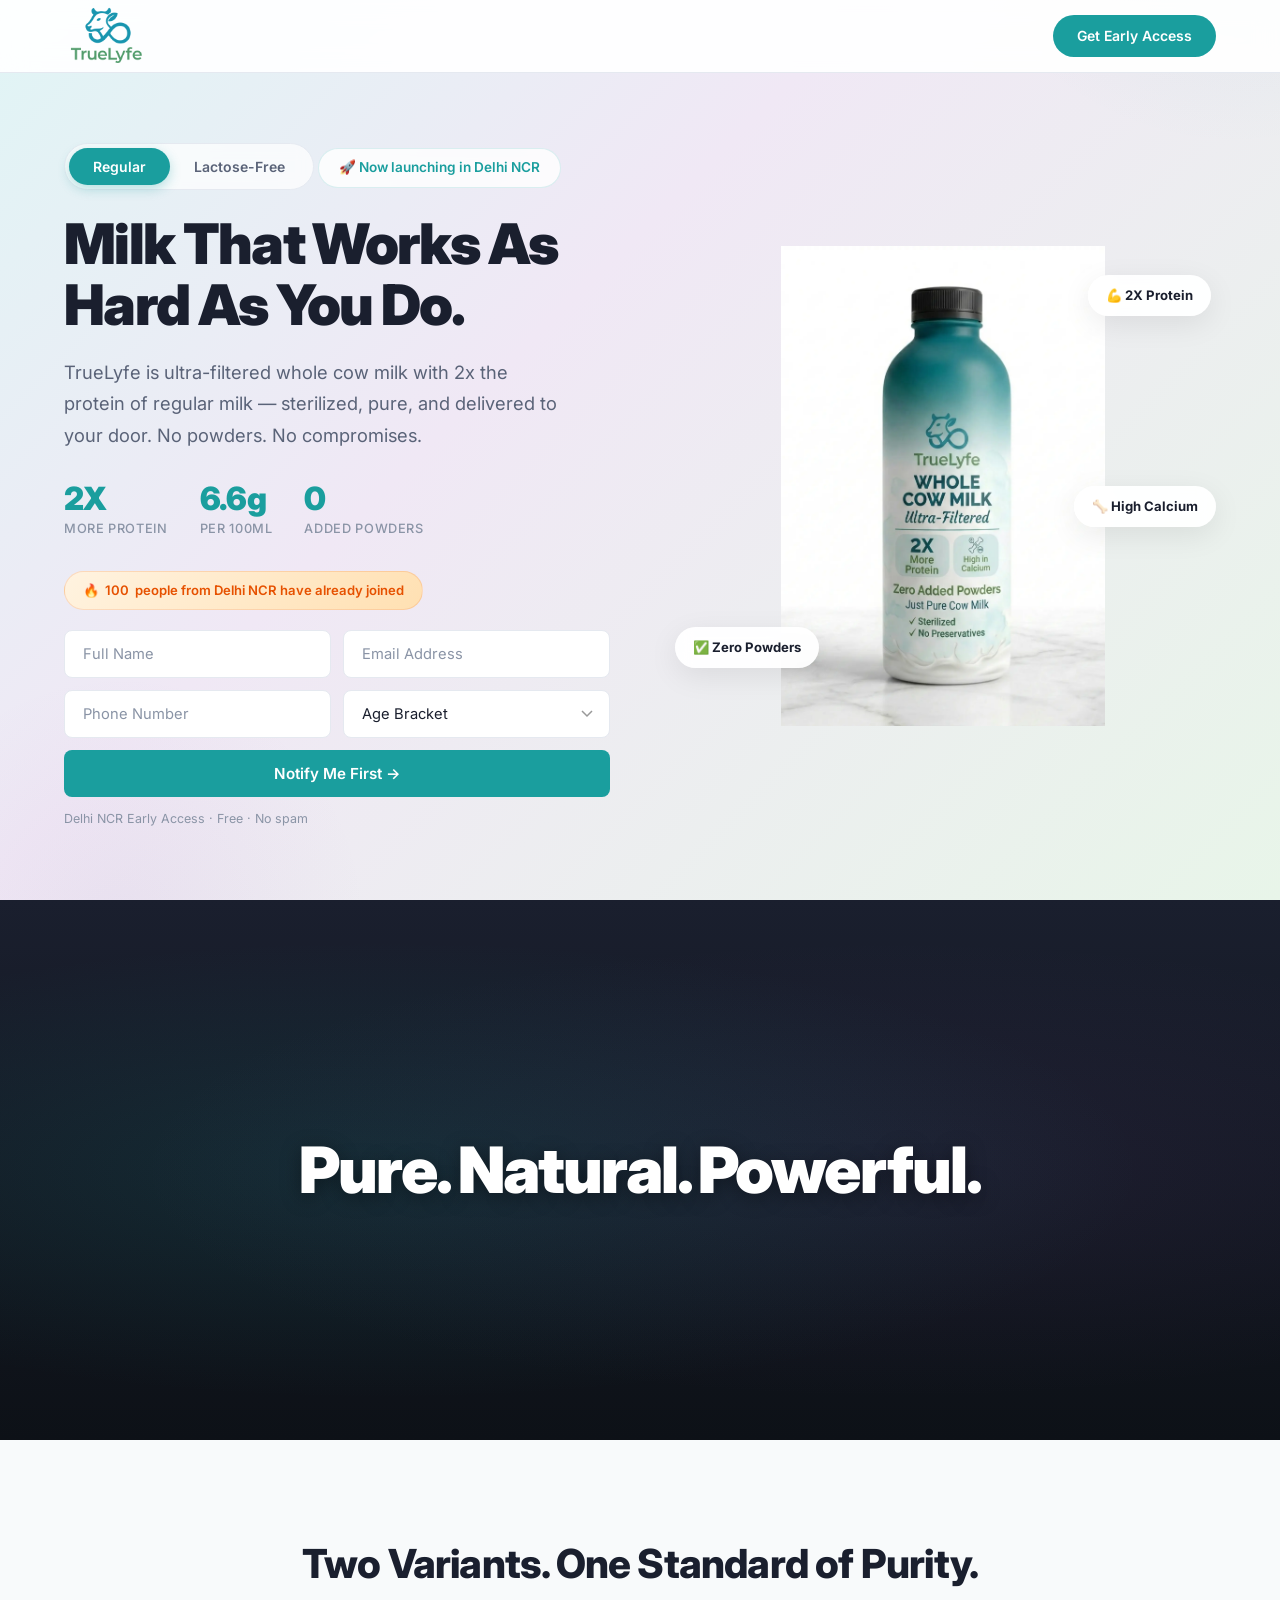
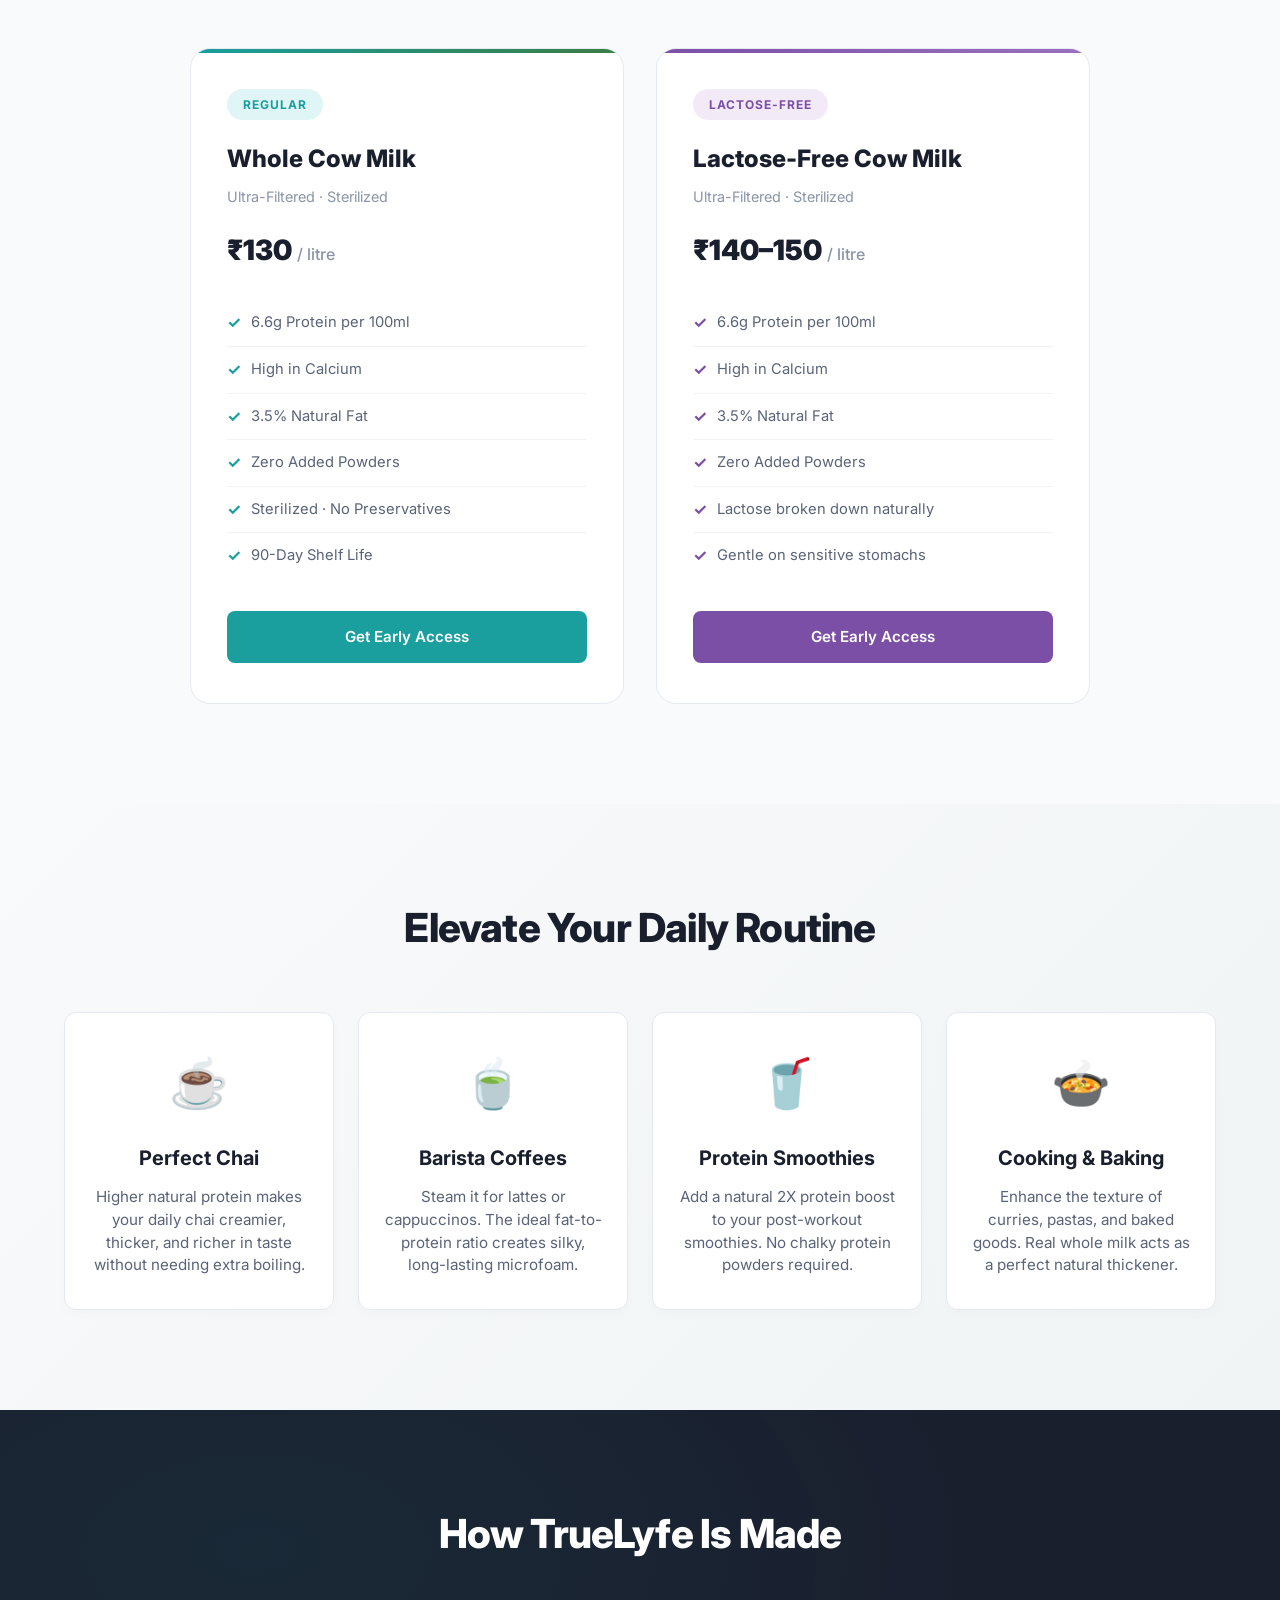
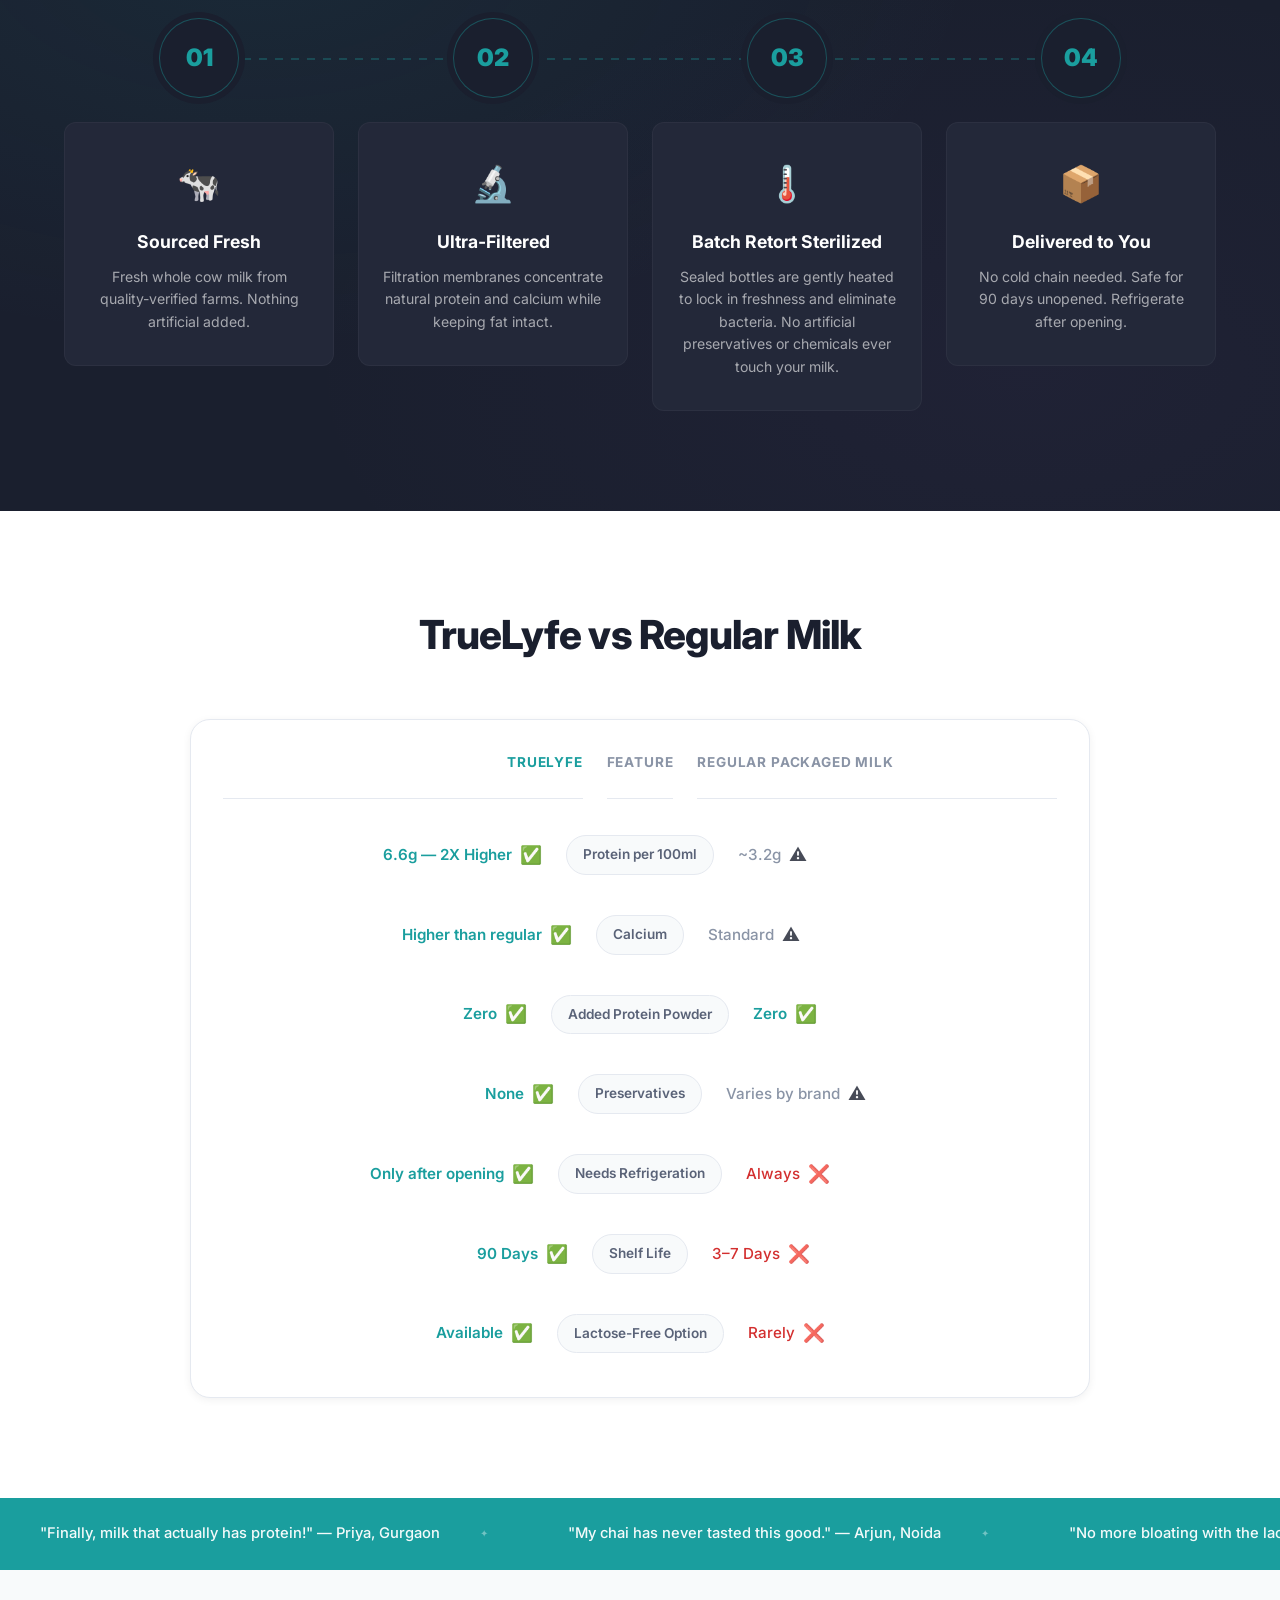
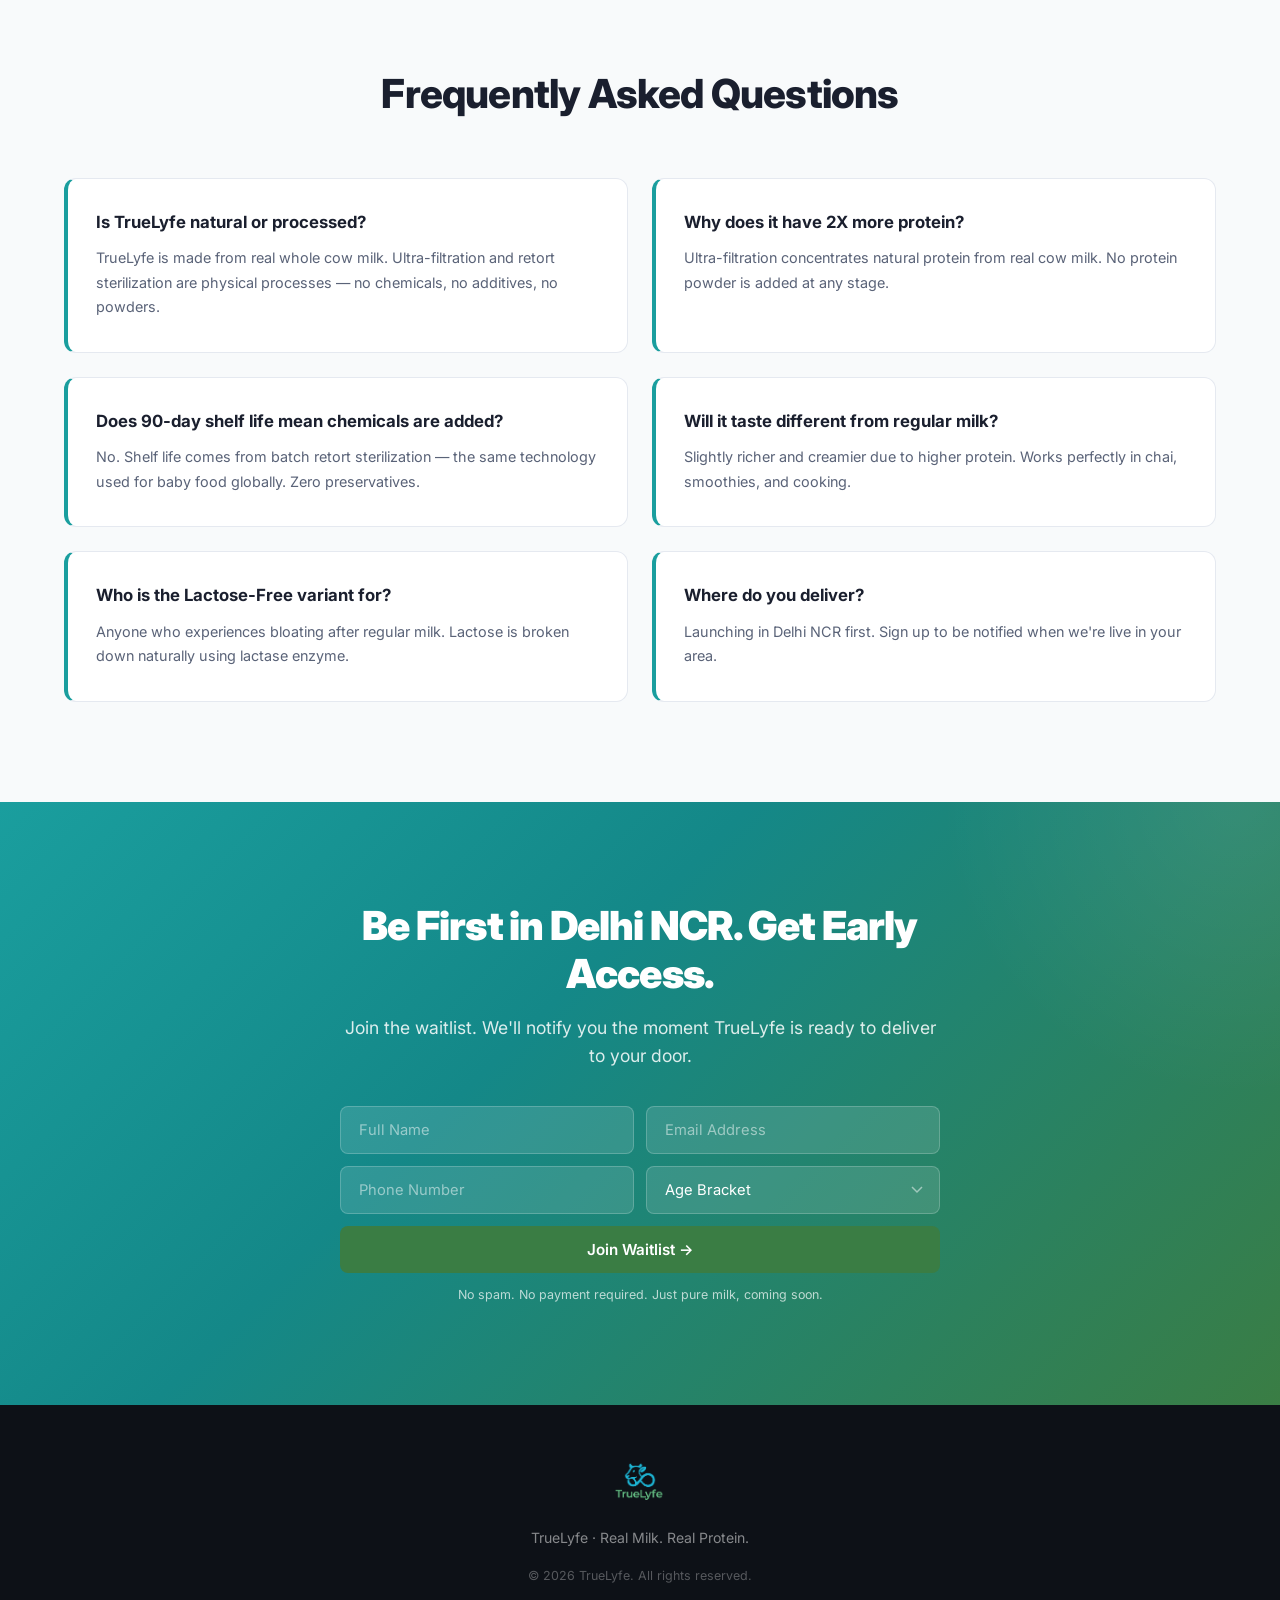
<file: index.html>
<!DOCTYPE html>
<html lang="en">

<head>
    <meta charset="UTF-8">
    <meta name="viewport" content="width=device-width, initial-scale=1.0">
    <title>TrueLyfe — Ultra-Filtered Whole Cow Milk | 2X Protein | Delhi NCR</title>
    <meta name="description"
        content="TrueLyfe is ultra-filtered whole cow milk with 2X the protein of regular milk. Sterilized, pure, and delivered to your door in Delhi NCR. No powders. No compromises.">
    <link rel="preconnect" href="https://fonts.googleapis.com">
    <link rel="preconnect" href="https://fonts.gstatic.com" crossorigin>
    <link href="https://fonts.googleapis.com/css2?family=Inter:wght@400;500;600;700;800;900&display=swap"
        rel="stylesheet">
    <link rel="stylesheet" href="index.css?v=7">
    <link rel="icon" href="assets/TrueLyfe Logo without BG.png" type="image/png">

    <!-- Meta Pixel Code -->
    <script>
    !function(f,b,e,v,n,t,s)
    {if(f.fbq)return;n=f.fbq=function(){n.callMethod?
    n.callMethod.apply(n,arguments):n.queue.push(arguments)};
    if(!f._fbq)f._fbq=n;n.push=n;n.loaded=!0;n.version='2.0';
    n.queue=[];t=b.createElement(e);t.async=!0;
    t.src=v;s=b.getElementsByTagName(e)[0];
    s.parentNode.insertBefore(t,s)}(window, document,'script',
    'https://connect.facebook.net/en_US/fbevents.js');
    fbq('init', '1441602721038201');
    fbq('track', 'PageView');
    </script>
    <noscript><img height="1" width="1" style="display:none"
    src="https://www.facebook.com/tr?id=1441602721038201&ev=PageView&noscript=1"
    /></noscript>
    <!-- End Meta Pixel Code -->
</head>

<body>

    <!-- ═══════════════════════════════════════════ -->
    <!-- 1. FIXED NAVIGATION BAR                     -->
    <!-- ═══════════════════════════════════════════ -->
    <nav class="navbar" id="navbar">
        <div class="nav-container">
            <a href="#" class="nav-logo">
                <img src="assets/TrueLyfe Logo without BG.png" alt="TrueLyfe Logo" class="nav-logo-img">
            </a>
            <a href="#hero" class="nav-cta btn btn-teal btn-pill" id="nav-cta-btn">Get Early Access</a>
        </div>
    </nav>

    <!-- ═══════════════════════════════════════════ -->
    <!-- 2. HERO SECTION                             -->
    <!-- ═══════════════════════════════════════════ -->
    <section class="hero" id="hero">
        <div class="hero-container">
            <div class="hero-content animate-on-scroll">
                <!-- SKU Toggle -->
                <div class="sku-toggle">
                    <button class="sku-btn active" data-variant="regular" id="sku-regular">Regular</button>
                    <button class="sku-btn" data-variant="lactose-free" id="sku-lactose">Lactose-Free</button>
                </div>

                <span class="hero-badge">🚀 Now launching in Delhi NCR</span>
                <h1 class="hero-headline" id="hero-headline">Milk That Works As Hard As You Do.</h1>
                <p class="hero-subheadline" id="hero-subheadline">TrueLyfe is ultra-filtered whole cow milk with 2x the
                    protein of regular milk — sterilized, pure, and delivered to your door. No powders. No compromises.
                </p>

                <div class="hero-stats">
                    <div class="stat-block">
                        <span class="stat-value">2X</span>
                        <span class="stat-label">More Protein</span>
                    </div>
                    <div class="stat-block">
                        <span class="stat-value">6.6g</span>
                        <span class="stat-label">Per 100ml</span>
                    </div>
                    <div class="stat-block">
                        <span class="stat-value">0</span>
                        <span class="stat-label">Added Powders</span>
                    </div>
                </div>

                <!-- Waitlist Counter -->
                <div class="waitlist-counter" id="waitlist-counter">
                    🔥 <span id="counter-number">0</span> people from Delhi NCR have already joined
                </div>

                <form class="waitlist-form hero-form" id="hero-email-form">
                    <div class="form-fields">
                        <div class="form-row">
                            <input type="text" name="name" placeholder="Full Name" required class="form-input"
                                id="hero-name-input">
                            <input type="email" name="email" placeholder="Email Address" required class="form-input"
                                id="hero-email-input">
                        </div>
                        <div class="form-row">
                            <input type="tel" name="phone" placeholder="Phone Number" required class="form-input"
                                id="hero-phone-input">
                            <select name="age" required class="form-input form-select" id="hero-age-input">
                                <option value="" disabled selected>Age Bracket</option>
                                <option value="18-24">18–24</option>
                                <option value="25-34">25–34</option>
                                <option value="35-44">35–44</option>
                                <option value="45-54">45–54</option>
                                <option value="55+">55+</option>
                            </select>
                        </div>
                        <button type="submit" class="btn btn-teal btn-full" id="hero-submit-btn">Notify Me First
                            →</button>
                    </div>
                    <p class="email-note">Delhi NCR Early Access · Free · No spam</p>
                    <div class="form-success" id="hero-success">
                        <span class="success-icon">✅</span> You're on the list! We've just sent a quick email to your inbox—please check it out.
                    </div>
                </form>
            </div>

            <div class="hero-visual animate-on-scroll">
                <div class="bottle-wrapper" id="bottle-wrapper">
                    <img src="assets/Normal Milk Variant 1.webp" alt="TrueLyfe Regular Whole Cow Milk Bottle"
                        class="bottle-img active" id="bottle-teal">
                    <img src="assets/Lactose Free Milk Variant 2.webp" alt="TrueLyfe Lactose-Free Whole Cow Milk Bottle"
                        class="bottle-img" id="bottle-purple">
                </div>
                <div class="floating-badges" id="floating-badges">
                    <span class="floating-badge badge-1" id="float-badge-1">💪 2X Protein</span>
                    <span class="floating-badge badge-2" id="float-badge-2">🦴 High Calcium</span>
                    <span class="floating-badge badge-3" id="float-badge-3">✅ Zero Powders</span>
                </div>
            </div>
        </div>
    </section>

    <!-- ═══════════════════════════════════════════ -->
    <!-- 3. MILK POUR VIDEO SECTION                  -->
    <!-- ═══════════════════════════════════════════ -->
    <section class="milk-pour" id="milk-pour">
        <div class="milk-pour-overlay">
            <video class="milk-pour-video" autoplay muted loop playsinline id="milk-pour-video">
                <source src="assets/milk-pour.mp4" type="video/mp4">
            </video>
            <div class="milk-pour-fallback"></div>
        </div>
        <div class="milk-pour-text animate-on-scroll">
            <h2>Pure. Natural. Powerful.</h2>
        </div>
    </section>

    <!-- ═══════════════════════════════════════════ -->
    <!-- 4. TWO PRODUCT VARIANT CARDS                -->
    <!-- ═══════════════════════════════════════════ -->
    <section class="products" id="products">
        <div class="section-container">
            <h2 class="section-heading animate-on-scroll">Two Variants. One Standard of Purity.</h2>
            <div class="product-cards">
                <!-- Regular Card -->
                <div class="product-card card-teal animate-on-scroll" id="card-regular">
                    <span class="product-badge badge-teal">Regular</span>
                    <h3 class="product-name">Whole Cow Milk</h3>
                    <p class="product-subtitle">Ultra-Filtered · Sterilized</p>
                    <p class="product-price">₹130 <span class="price-unit">/ litre</span></p>
                    <ul class="product-features">
                        <li><span class="check check-teal">✓</span> 6.6g Protein per 100ml</li>
                        <li><span class="check check-teal">✓</span> High in Calcium</li>
                        <li><span class="check check-teal">✓</span> 3.5% Natural Fat</li>
                        <li><span class="check check-teal">✓</span> Zero Added Powders</li>
                        <li><span class="check check-teal">✓</span> Sterilized · No Preservatives</li>
                        <li><span class="check check-teal">✓</span> 90-Day Shelf Life</li>
                    </ul>
                    <a href="#hero" class="btn btn-teal btn-full scroll-to-form">Get Early Access</a>
                </div>

                <!-- Lactose-Free Card -->
                <div class="product-card card-purple animate-on-scroll" id="card-lactose">
                    <span class="product-badge badge-purple">Lactose-Free</span>
                    <h3 class="product-name">Lactose-Free Cow Milk</h3>
                    <p class="product-subtitle">Ultra-Filtered · Sterilized</p>
                    <p class="product-price">₹140–150 <span class="price-unit">/ litre</span></p>
                    <ul class="product-features">
                        <li><span class="check check-purple">✓</span> 6.6g Protein per 100ml</li>
                        <li><span class="check check-purple">✓</span> High in Calcium</li>
                        <li><span class="check check-purple">✓</span> 3.5% Natural Fat</li>
                        <li><span class="check check-purple">✓</span> Zero Added Powders</li>
                        <li><span class="check check-purple">✓</span> Lactose broken down naturally</li>
                        <li><span class="check check-purple">✓</span> Gentle on sensitive stomachs</li>
                    </ul>
                    <a href="#hero" class="btn btn-purple btn-full scroll-to-form">Get Early Access</a>
                </div>
            </div>
        </div>
    </section>

    <!-- ═══════════════════════════════════════════ -->
    <!-- 5. DAILY USE CASES                          -->
    <!-- ═══════════════════════════════════════════ -->
    <section class="use-cases" id="use-cases">
        <div class="section-container">
            <h2 class="section-heading animate-on-scroll">Elevate Your Daily Routine</h2>
            <div class="use-case-grid">
                
                <div class="use-case-card animate-on-scroll" style="--delay: 0">
                    <div class="uc-icon">☕️</div>
                    <h3 class="uc-title">Perfect Chai</h3>
                    <p class="uc-desc">Higher natural protein makes your daily chai creamier, thicker, and richer in taste without needing extra boiling.</p>
                </div>

                <div class="use-case-card animate-on-scroll" style="--delay: 1">
                    <div class="uc-icon">🍵</div>
                    <h3 class="uc-title">Barista Coffees</h3>
                    <p class="uc-desc">Steam it for lattes or cappuccinos. The ideal fat-to-protein ratio creates silky, long-lasting microfoam.</p>
                </div>

                <div class="use-case-card animate-on-scroll" style="--delay: 2">
                    <div class="uc-icon">🥤</div>
                    <h3 class="uc-title">Protein Smoothies</h3>
                    <p class="uc-desc">Add a natural 2X protein boost to your post-workout smoothies. No chalky protein powders required.</p>
                </div>

                <div class="use-case-card animate-on-scroll" style="--delay: 3">
                    <div class="uc-icon">🍲</div>
                    <h3 class="uc-title">Cooking & Baking</h3>
                    <p class="uc-desc">Enhance the texture of curries, pastas, and baked goods. Real whole milk acts as a perfect natural thickener.</p>
                </div>

            </div>
        </div>
    </section>

    <!-- ═══════════════════════════════════════════ -->
    <!-- 6. HOW IT'S MADE                            -->
    <!-- ═══════════════════════════════════════════ -->
    <section class="how-made" id="how-made">
        <div class="section-container">
            <h2 class="section-heading light animate-on-scroll">How TrueLyfe Is Made</h2>
            <div class="process-timeline">
                <div class="process-step animate-on-scroll" style="--delay: 0">
                    <div class="step-marker">01</div>
                    <div class="step-content">
                        <span class="process-icon">🐄</span>
                        <h3 class="process-title">Sourced Fresh</h3>
                        <p class="process-desc">Fresh whole cow milk from quality-verified farms. Nothing artificial added.
                        </p>
                    </div>
                </div>
                
                <div class="process-step animate-on-scroll" style="--delay: 1">
                    <div class="step-marker">02</div>
                    <div class="step-content">
                        <span class="process-icon">🔬</span>
                        <h3 class="process-title">Ultra-Filtered</h3>
                        <p class="process-desc">Filtration membranes concentrate natural protein and calcium while keeping
                            fat intact.</p>
                    </div>
                </div>
                
                <div class="process-step animate-on-scroll" style="--delay: 2">
                    <div class="step-marker">03</div>
                    <div class="step-content">
                        <span class="process-icon">🌡️</span>
                        <h3 class="process-title">Batch Retort Sterilized</h3>
                        <p class="process-desc">Sealed bottles are gently heated to lock in freshness and eliminate bacteria. No artificial preservatives or chemicals ever touch your milk.
                        </p>
                    </div>
                </div>
                
                <div class="process-step animate-on-scroll" style="--delay: 3">
                    <div class="step-marker">04</div>
                    <div class="step-content">
                        <span class="process-icon">📦</span>
                        <h3 class="process-title">Delivered to You</h3>
                        <p class="process-desc">No cold chain needed. Safe for 90 days unopened. Refrigerate after opening.
                        </p>
                    </div>
                </div>
            </div>
        </div>
    </section>

    <!-- ═══════════════════════════════════════════ -->
    <!-- 6. COMPARISON TABLE                         -->
    <!-- ═══════════════════════════════════════════ -->
    <section class="comparison" id="comparison">
        <div class="section-container">
            <h2 class="section-heading animate-on-scroll">TrueLyfe vs Regular Milk</h2>
            <div class="visual-comparison-wrapper animate-on-scroll">
                <div class="visual-comparison">
                    <!-- Header -->
                    <div class="vc-row vc-header-row">
                        <div class="vc-header vc-left">TrueLyfe</div>
                        <div class="vc-header vc-center">Feature</div>
                        <div class="vc-header vc-right">Regular Packaged Milk</div>
                    </div>

                    <!-- Row 1 -->
                    <div class="vc-row">
                        <div class="vc-cell vc-left">
                            <span class="vc-value highlight-text">6.6g — 2X Higher</span>
                            <span class="vc-icon success">✅</span>
                        </div>
                        <div class="vc-cell vc-center">
                            <span class="vc-feature-badge">Protein per 100ml</span>
                        </div>
                        <div class="vc-cell vc-right">
                            <span class="vc-value dim-text">~3.2g</span>
                            <span class="vc-icon warn">⚠️</span>
                        </div>
                    </div>

                    <!-- Row 2 -->
                    <div class="vc-row">
                        <div class="vc-cell vc-left">
                            <span class="vc-value highlight-text">Higher than regular</span>
                            <span class="vc-icon success">✅</span>
                        </div>
                        <div class="vc-cell vc-center">
                            <span class="vc-feature-badge">Calcium</span>
                        </div>
                        <div class="vc-cell vc-right">
                            <span class="vc-value dim-text">Standard</span>
                            <span class="vc-icon warn">⚠️</span>
                        </div>
                    </div>

                    <!-- Row 3 -->
                    <div class="vc-row">
                        <div class="vc-cell vc-left">
                            <span class="vc-value highlight-text">Zero</span>
                            <span class="vc-icon success">✅</span>
                        </div>
                        <div class="vc-cell vc-center">
                            <span class="vc-feature-badge">Added Protein Powder</span>
                        </div>
                        <div class="vc-cell vc-right">
                            <span class="vc-value highlight-text">Zero</span>
                            <span class="vc-icon success">✅</span>
                        </div>
                    </div>

                    <!-- Row 4 -->
                    <div class="vc-row">
                        <div class="vc-cell vc-left">
                            <span class="vc-value highlight-text">None</span>
                            <span class="vc-icon success">✅</span>
                        </div>
                        <div class="vc-cell vc-center">
                            <span class="vc-feature-badge">Preservatives</span>
                        </div>
                        <div class="vc-cell vc-right">
                            <span class="vc-value dim-text">Varies by brand</span>
                            <span class="vc-icon warn">⚠️</span>
                        </div>
                    </div>

                    <!-- Row 5 -->
                    <div class="vc-row">
                        <div class="vc-cell vc-left">
                            <span class="vc-value highlight-text">Only after opening</span>
                            <span class="vc-icon success">✅</span>
                        </div>
                        <div class="vc-cell vc-center">
                            <span class="vc-feature-badge">Needs Refrigeration</span>
                        </div>
                        <div class="vc-cell vc-right">
                            <span class="vc-value bad-text">Always</span>
                            <span class="vc-icon fail">❌</span>
                        </div>
                    </div>

                    <!-- Row 6 -->
                    <div class="vc-row">
                        <div class="vc-cell vc-left">
                            <span class="vc-value highlight-text">90 Days</span>
                            <span class="vc-icon success">✅</span>
                        </div>
                        <div class="vc-cell vc-center">
                            <span class="vc-feature-badge">Shelf Life</span>
                        </div>
                        <div class="vc-cell vc-right">
                            <span class="vc-value bad-text">3–7 Days</span>
                            <span class="vc-icon fail">❌</span>
                        </div>
                    </div>

                    <!-- Row 7 -->
                    <div class="vc-row">
                        <div class="vc-cell vc-left">
                            <span class="vc-value highlight-text">Available</span>
                            <span class="vc-icon success">✅</span>
                        </div>
                        <div class="vc-cell vc-center">
                            <span class="vc-feature-badge">Lactose-Free Option</span>
                        </div>
                        <div class="vc-cell vc-right">
                            <span class="vc-value bad-text">Rarely</span>
                            <span class="vc-icon fail">❌</span>
                        </div>
                    </div>
                </div>
            </div>
        </div>
    </section>

    <!-- ═══════════════════════════════════════════ -->
    <!-- 7. SCROLLING TESTIMONIAL TICKER             -->
    <!-- ═══════════════════════════════════════════ -->
    <section class="ticker-section" id="testimonials">
        <div class="ticker-track" id="ticker-track">
            <div class="ticker-content">
                <span class="ticker-item">"Finally, milk that actually has protein!" — Priya, Gurgaon</span>
                <span class="ticker-item">"My chai has never tasted this good." — Arjun, Noida</span>
                <span class="ticker-item">"No more bloating with the lactose-free version!" — Sneha, Delhi</span>
                <span class="ticker-item">"90-day shelf life is a game changer." — Rohan, Faridabad</span>
                <span class="ticker-item">"Clean label, real protein. This is what India needed." — Kavya, Dwarka</span>
                <span class="ticker-item">"Tastes richer and creamier than any packet milk." — Vikram, South
                    Delhi</span>
            </div>
            <div class="ticker-content" aria-hidden="true">
                <span class="ticker-item">"Finally, milk that actually has protein!" — Priya, Gurgaon</span>
                <span class="ticker-item">"My chai has never tasted this good." — Arjun, Noida</span>
                <span class="ticker-item">"No more bloating with the lactose-free version!" — Sneha, Delhi</span>
                <span class="ticker-item">"90-day shelf life is a game changer." — Rohan, Faridabad</span>
                <span class="ticker-item">"Clean label, real protein. This is what India needed." — Kavya, Dwarka</span>
                <span class="ticker-item">"Tastes richer and creamier than any packet milk." — Vikram, South
                    Delhi</span>
            </div>
        </div>
    </section>

    <!-- ═══════════════════════════════════════════ -->
    <!-- 8. FAQ SECTION                              -->
    <!-- ═══════════════════════════════════════════ -->
    <section class="faq" id="faq">
        <div class="section-container">
            <h2 class="section-heading animate-on-scroll">Frequently Asked Questions</h2>
            <div class="faq-grid">
                <div class="faq-card animate-on-scroll">
                    <h3 class="faq-question">Is TrueLyfe natural or processed?</h3>
                    <p class="faq-answer">TrueLyfe is made from real whole cow milk. Ultra-filtration and retort
                        sterilization are physical processes — no chemicals, no additives, no powders.</p>
                </div>
                <div class="faq-card animate-on-scroll">
                    <h3 class="faq-question">Why does it have 2X more protein?</h3>
                    <p class="faq-answer">Ultra-filtration concentrates natural protein from real cow milk. No protein
                        powder is added at any stage.</p>
                </div>
                <div class="faq-card animate-on-scroll">
                    <h3 class="faq-question">Does 90-day shelf life mean chemicals are added?</h3>
                    <p class="faq-answer">No. Shelf life comes from batch retort sterilization — the same technology
                        used for baby food globally. Zero preservatives.</p>
                </div>
                <div class="faq-card animate-on-scroll">
                    <h3 class="faq-question">Will it taste different from regular milk?</h3>
                    <p class="faq-answer">Slightly richer and creamier due to higher protein. Works perfectly in chai,
                        smoothies, and cooking.</p>
                </div>
                <div class="faq-card animate-on-scroll">
                    <h3 class="faq-question">Who is the Lactose-Free variant for?</h3>
                    <p class="faq-answer">Anyone who experiences bloating after regular milk. Lactose is broken down
                        naturally using lactase enzyme.</p>
                </div>
                <div class="faq-card animate-on-scroll">
                    <h3 class="faq-question">Where do you deliver?</h3>
                    <p class="faq-answer">Launching in Delhi NCR first. Sign up to be notified when we're live in your
                        area.</p>
                </div>
            </div>
        </div>
    </section>

    <!-- ═══════════════════════════════════════════ -->
    <!-- 9. FINAL EMAIL CAPTURE                      -->
    <!-- ═══════════════════════════════════════════ -->
    <section class="final-cta" id="final-cta">
        <div class="section-container">
            <div class="final-cta-content animate-on-scroll">
                <h2 class="final-heading">Be First in Delhi NCR. Get Early Access.</h2>
                <p class="final-subtext">Join the waitlist. We'll notify you the moment TrueLyfe is ready to deliver to
                    your door.</p>
                <form class="waitlist-form final-form" id="final-email-form">
                    <div class="form-fields">
                        <div class="form-row">
                            <input type="text" name="name" placeholder="Full Name" required class="form-input"
                                id="final-name-input">
                            <input type="email" name="email" placeholder="Email Address" required class="form-input"
                                id="final-email-input">
                        </div>
                        <div class="form-row">
                            <input type="tel" name="phone" placeholder="Phone Number" required class="form-input"
                                id="final-phone-input">
                            <select name="age" required class="form-input form-select" id="final-age-input">
                                <option value="" disabled selected>Age Bracket</option>
                                <option value="18-24">18–24</option>
                                <option value="25-34">25–34</option>
                                <option value="35-44">35–44</option>
                                <option value="45-54">45–54</option>
                                <option value="55+">55+</option>
                            </select>
                        </div>
                        <button type="submit" class="btn btn-green btn-full" id="final-submit-btn">Join Waitlist
                            →</button>
                    </div>
                    <p class="email-note light">No spam. No payment required. Just pure milk, coming soon.</p>
                    <div class="form-success" id="final-success">
                        <span class="success-icon">✅</span> You're on the list! We've just sent a quick email to your inbox—please check it out.
                    </div>
                </form>
            </div>
        </div>
    </section>

    <!-- ═══════════════════════════════════════════ -->
    <!-- 10. FOOTER                                  -->
    <!-- ═══════════════════════════════════════════ -->
    <footer class="footer" id="footer">
        <div class="footer-container">
            <div class="footer-brand">
                <img src="assets/TrueLyfe Logo without BG.png" alt="TrueLyfe" class="footer-logo">
                <p class="footer-tagline">TrueLyfe · Real Milk. Real Protein.</p>
            </div>
            <p class="footer-copy">© 2026 TrueLyfe. All rights reserved.</p>
        </div>
    </footer>

    <!-- MOBILE STICKY CTA -->
    <div class="mobile-sticky-cta" id="mobile-sticky-cta">
        <a href="#hero" class="btn btn-teal btn-full scroll-to-form">Join Waitlist →</a>
    </div>

    <script src="index.js?v=6"></script>
</body>

</html>
</file>
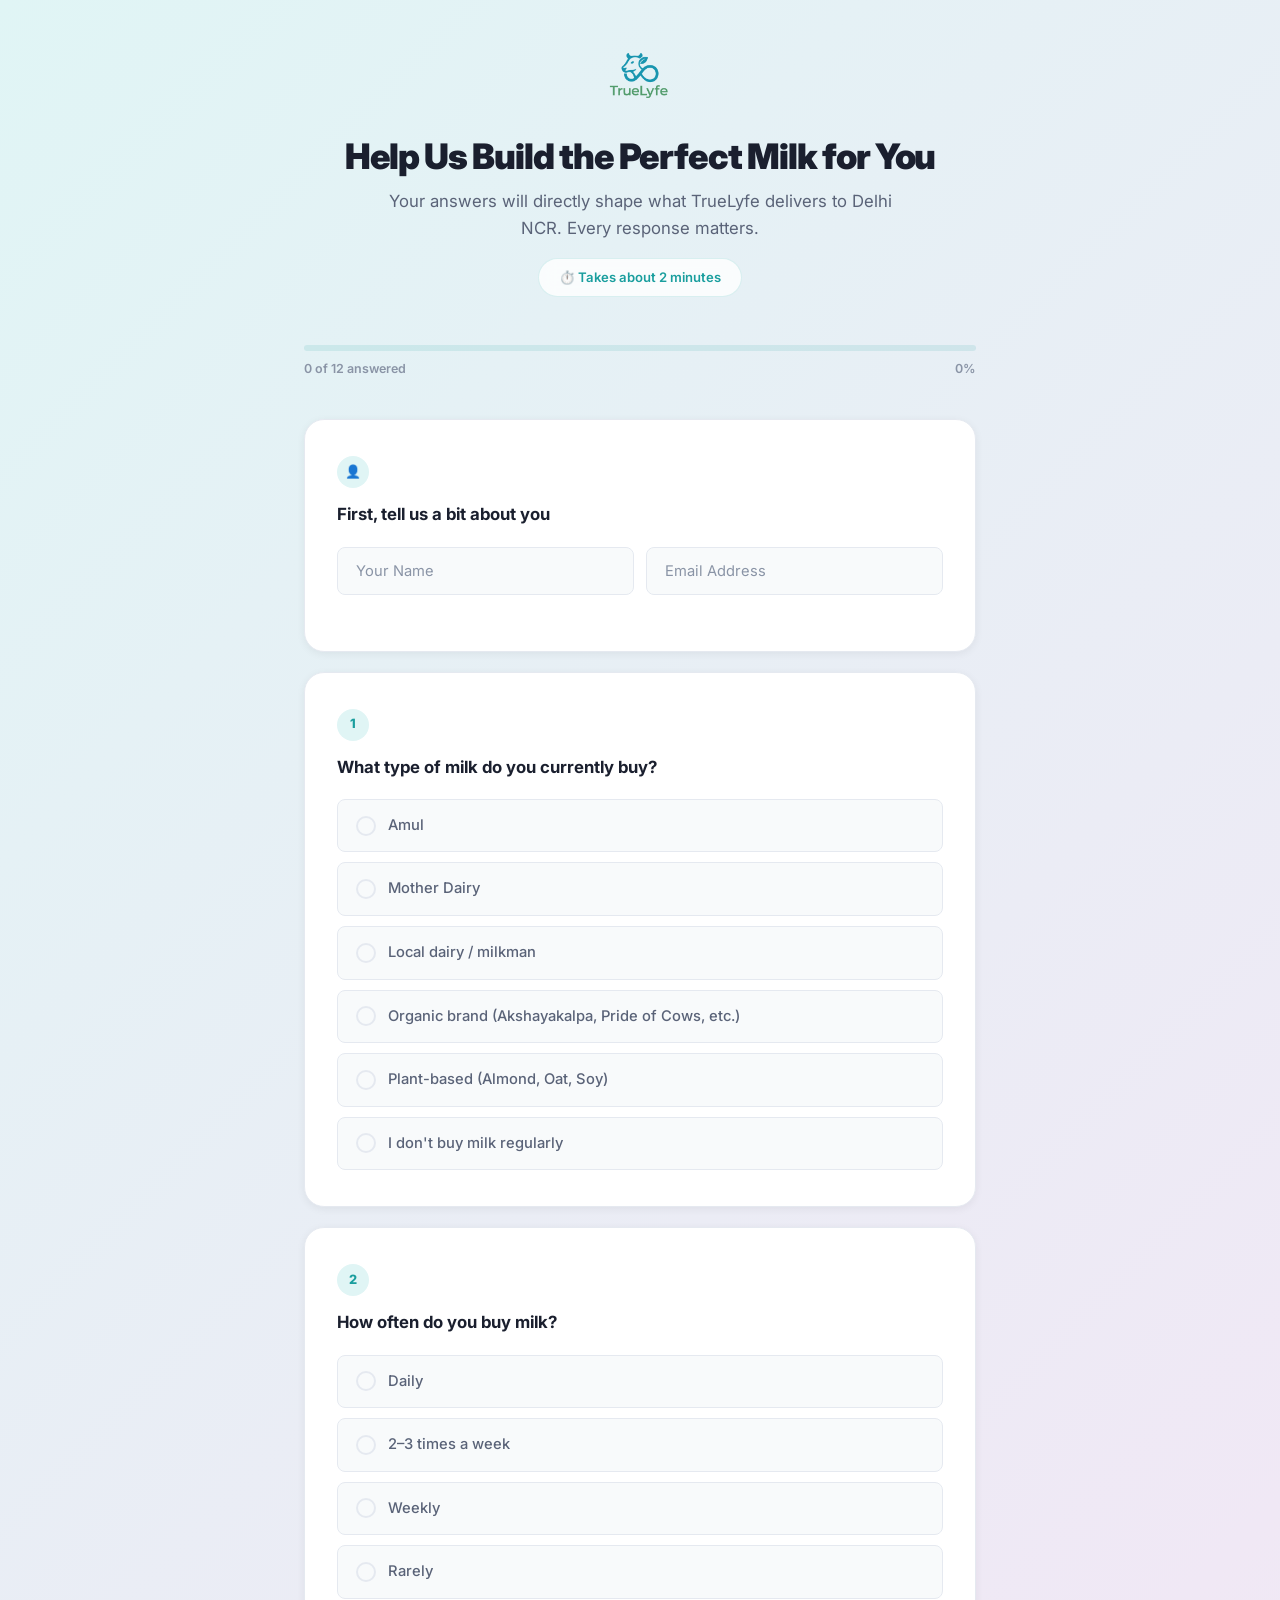
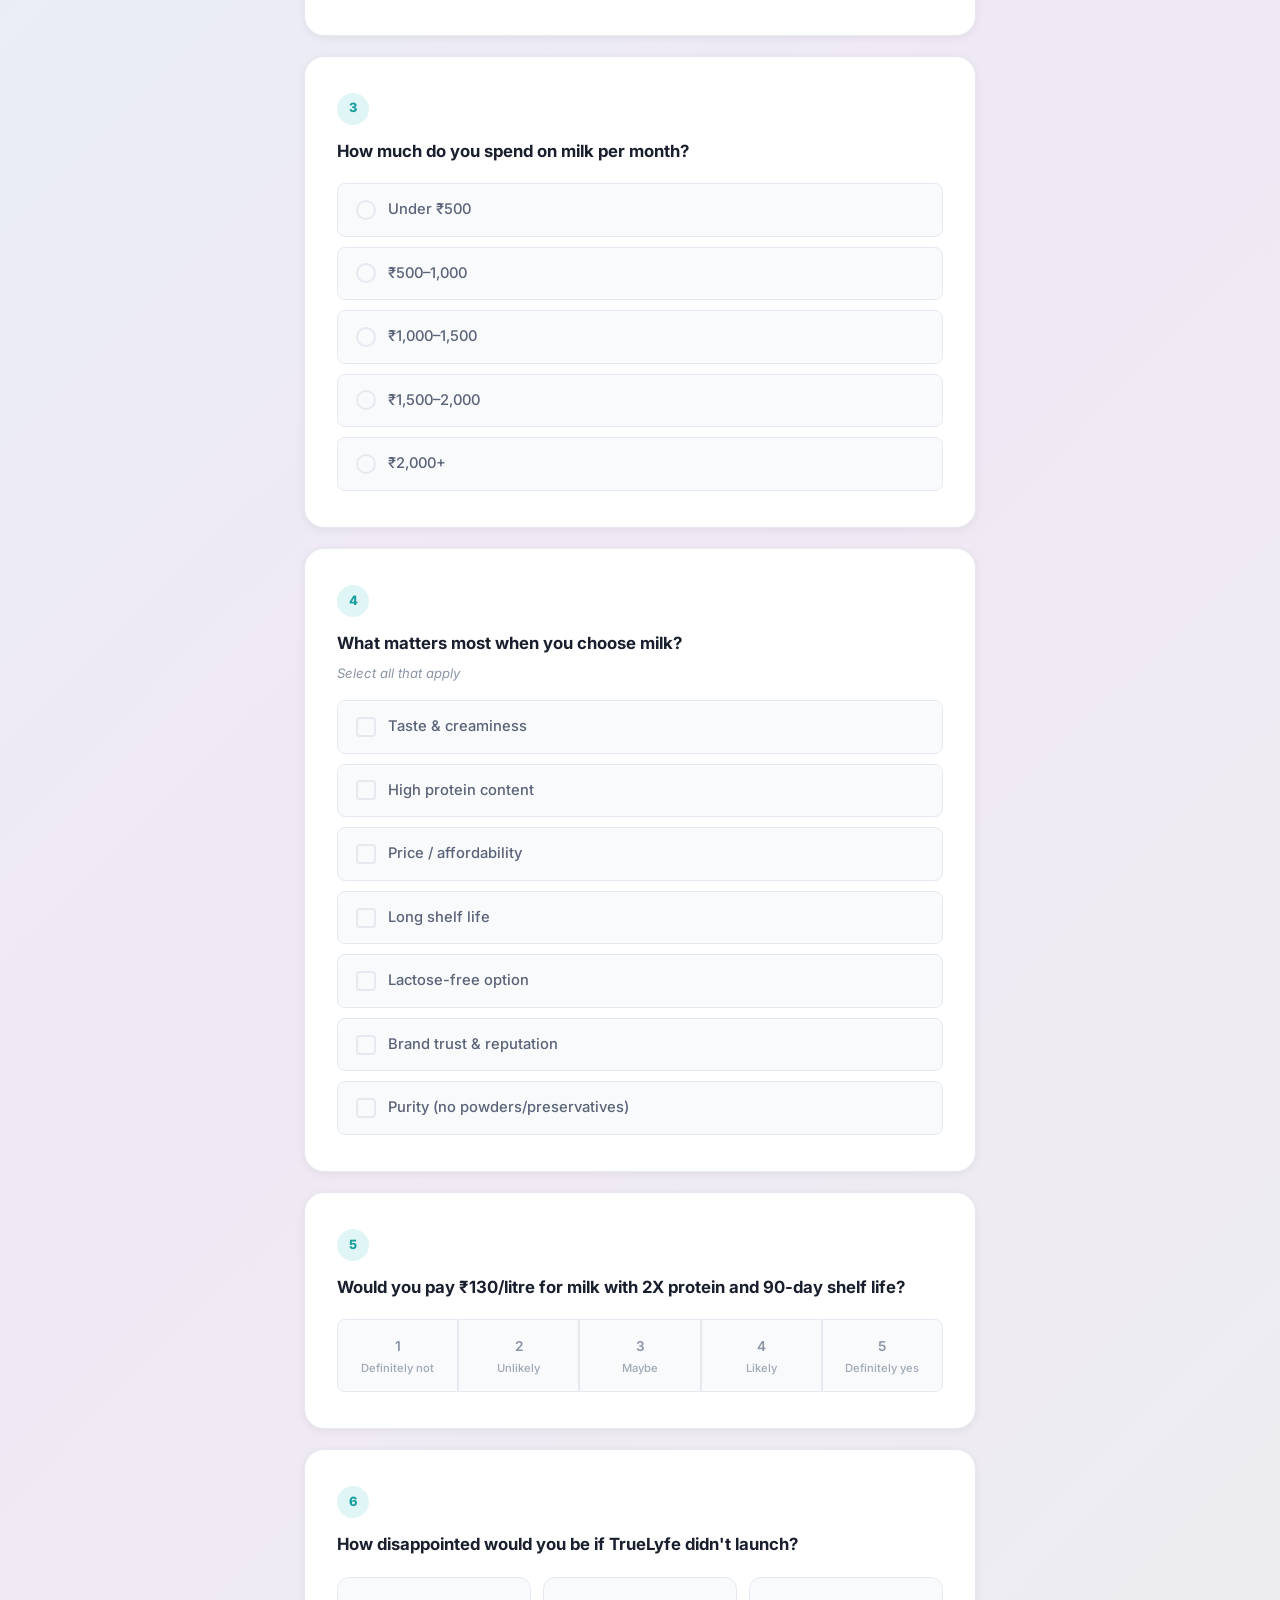
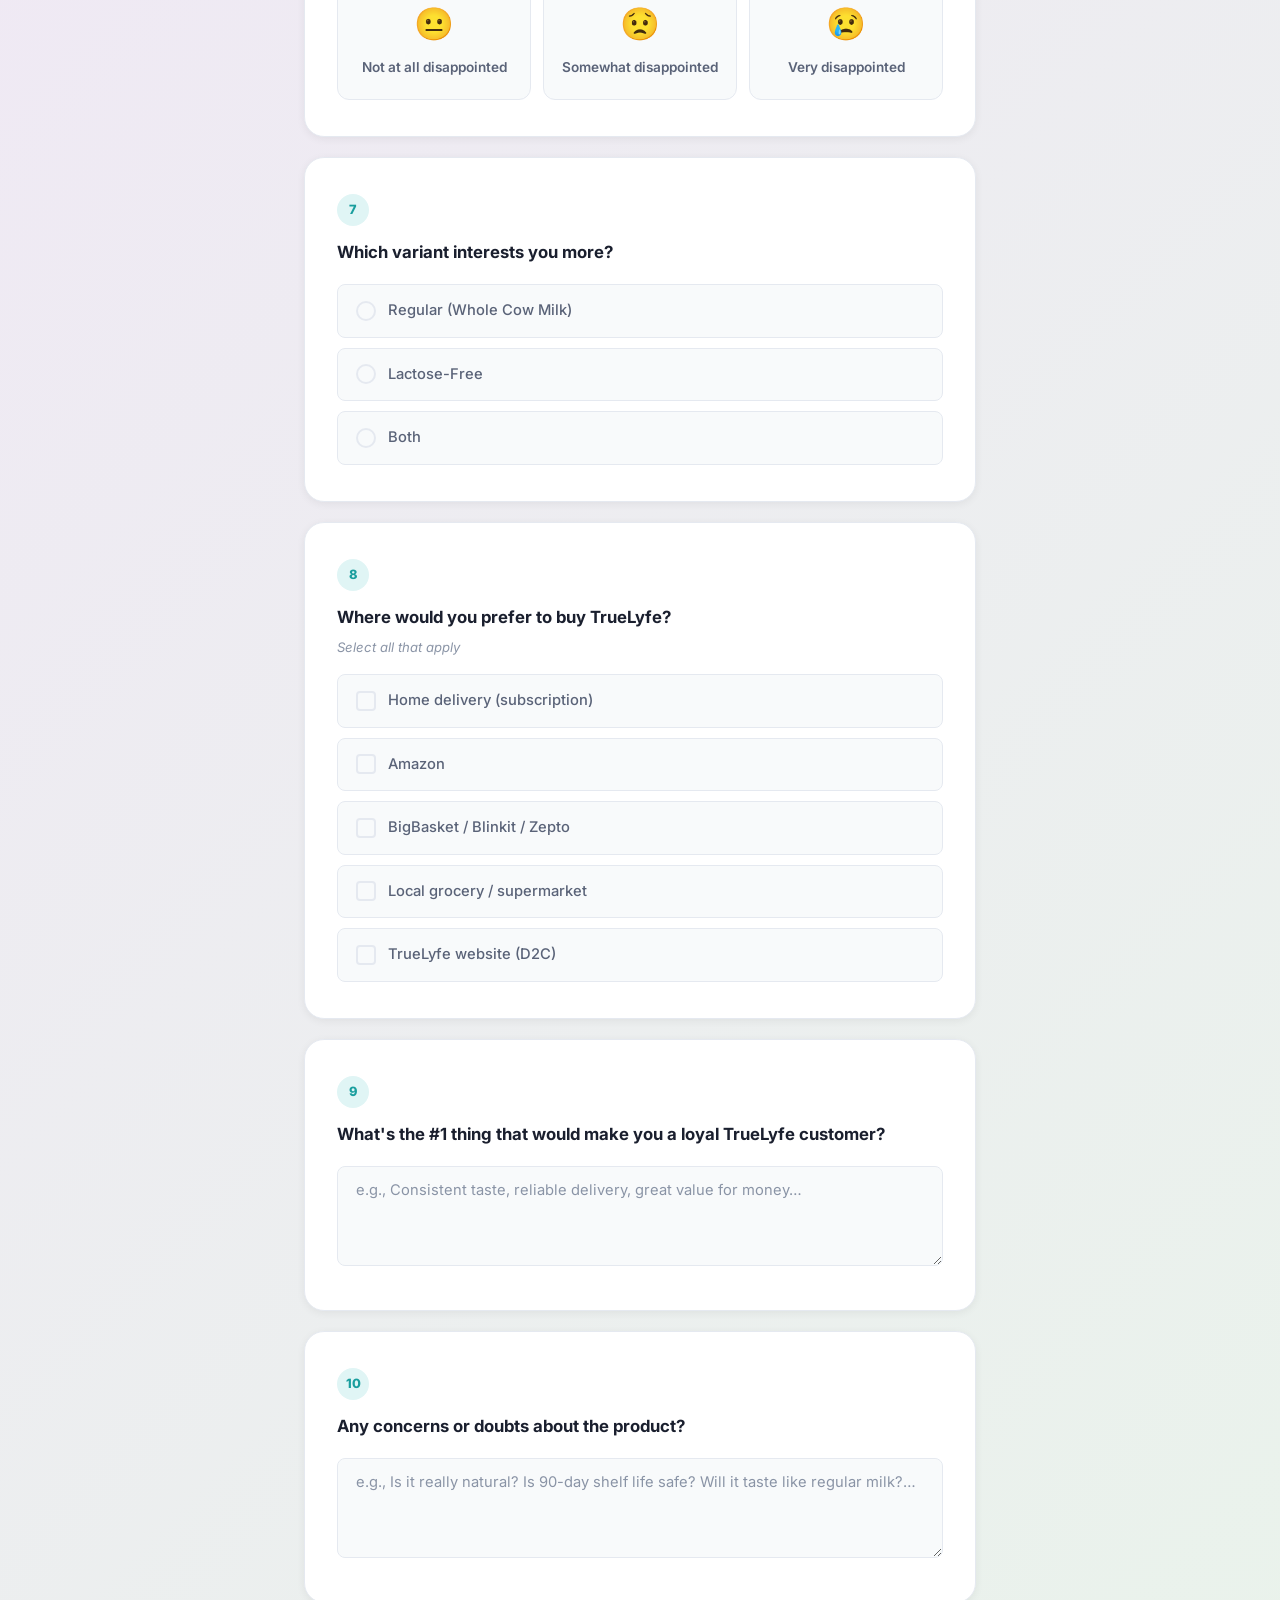
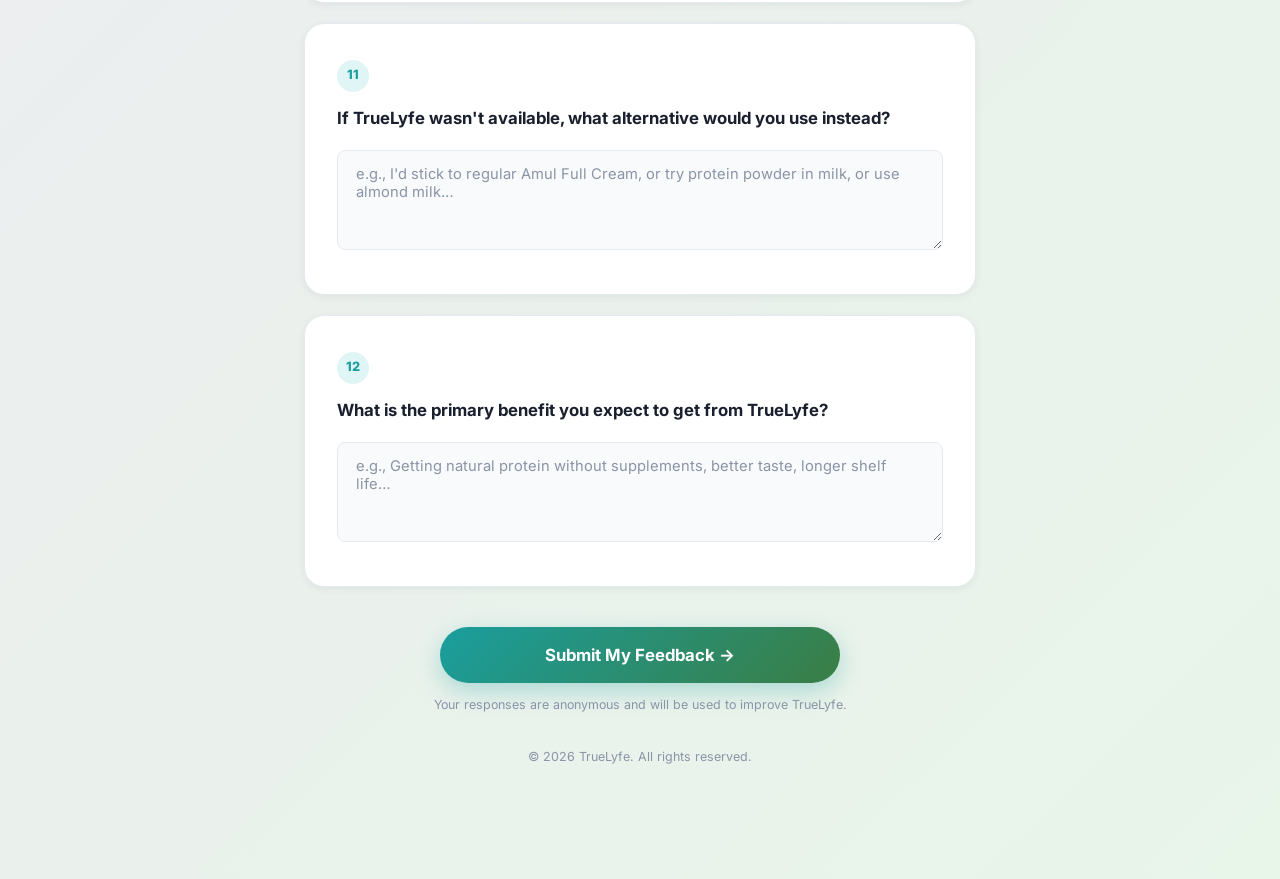
<file: survey.html>
<!DOCTYPE html>
<html lang="en">

<head>
    <meta charset="UTF-8">
    <meta name="viewport" content="width=device-width, initial-scale=1.0">
    <title>TrueLyfe — Help Us Build the Perfect Milk for You</title>
    <meta name="description"
        content="Take a 2-minute survey to help TrueLyfe build the perfect ultra-filtered, high-protein cow milk for Delhi NCR.">
    <link rel="preconnect" href="https://fonts.googleapis.com">
    <link rel="preconnect" href="https://fonts.gstatic.com" crossorigin>
    <link href="https://fonts.googleapis.com/css2?family=Inter:wght@400;500;600;700;800;900&display=swap"
        rel="stylesheet">
    <link rel="stylesheet" href="survey.css?v=1">
    <link rel="icon" href="assets/TrueLyfe Logo without BG.png" type="image/png">
</head>

<body>
    <div class="survey-page" id="survey-page">

        <!-- ═══ Header ═══ -->
        <header class="survey-header">
            <img src="assets/TrueLyfe Logo without BG.png" alt="TrueLyfe Logo" class="survey-logo">
            <h1 class="survey-title">Help Us Build the Perfect Milk for You</h1>
            <p class="survey-subtitle">Your answers will directly shape what TrueLyfe delivers to Delhi NCR. Every response matters.</p>
            <span class="survey-time-badge">⏱️ Takes about 2 minutes</span>
        </header>

        <!-- ═══ Progress Bar ═══ -->
        <div class="survey-progress" id="survey-progress">
            <div class="progress-bar-track">
                <div class="progress-bar-fill" id="progress-fill"></div>
            </div>
            <div class="progress-text">
                <span id="progress-label">0 of 12 answered</span>
                <span id="progress-percent">0%</span>
            </div>
        </div>

        <!-- ═══ Survey Form ═══ -->
        <form id="survey-form" novalidate>

            <!-- ─── About You ─── -->
            <div class="question-card" id="info-card">
                <span class="question-number">👤</span>
                <p class="question-label">First, tell us a bit about you</p>
                <div class="survey-info-row">
                    <input type="text" class="survey-input" name="name" id="survey-name" placeholder="Your Name" required>
                    <input type="email" class="survey-input" name="email" id="survey-email" placeholder="Email Address" required>
                </div>
            </div>

            <!-- ─── Q1: Current Milk ─── -->
            <div class="question-card" id="q1-card">
                <span class="question-number">1</span>
                <p class="question-label">What type of milk do you currently buy?</p>
                <div class="option-group">
                    <div class="option-item">
                        <input type="radio" name="q1" id="q1-amul" value="Amul">
                        <label for="q1-amul">Amul</label>
                    </div>
                    <div class="option-item">
                        <input type="radio" name="q1" id="q1-mother-dairy" value="Mother Dairy">
                        <label for="q1-mother-dairy">Mother Dairy</label>
                    </div>
                    <div class="option-item">
                        <input type="radio" name="q1" id="q1-local" value="Local dairy / milkman">
                        <label for="q1-local">Local dairy / milkman</label>
                    </div>
                    <div class="option-item">
                        <input type="radio" name="q1" id="q1-organic" value="Organic brand (Akshayakalpa, Pride of Cows, etc.)">
                        <label for="q1-organic">Organic brand (Akshayakalpa, Pride of Cows, etc.)</label>
                    </div>
                    <div class="option-item">
                        <input type="radio" name="q1" id="q1-plant" value="Plant-based (Almond, Oat, Soy)">
                        <label for="q1-plant">Plant-based (Almond, Oat, Soy)</label>
                    </div>
                    <div class="option-item">
                        <input type="radio" name="q1" id="q1-none" value="I don't buy milk regularly">
                        <label for="q1-none">I don't buy milk regularly</label>
                    </div>
                </div>
            </div>

            <!-- ─── Q2: Purchase Frequency ─── -->
            <div class="question-card" id="q2-card">
                <span class="question-number">2</span>
                <p class="question-label">How often do you buy milk?</p>
                <div class="option-group">
                    <div class="option-item">
                        <input type="radio" name="q2" id="q2-daily" value="Daily">
                        <label for="q2-daily">Daily</label>
                    </div>
                    <div class="option-item">
                        <input type="radio" name="q2" id="q2-2-3" value="2–3 times a week">
                        <label for="q2-2-3">2–3 times a week</label>
                    </div>
                    <div class="option-item">
                        <input type="radio" name="q2" id="q2-weekly" value="Weekly">
                        <label for="q2-weekly">Weekly</label>
                    </div>
                    <div class="option-item">
                        <input type="radio" name="q2" id="q2-rarely" value="Rarely">
                        <label for="q2-rarely">Rarely</label>
                    </div>
                </div>
            </div>

            <!-- ─── Q3: Monthly Spend ─── -->
            <div class="question-card" id="q3-card">
                <span class="question-number">3</span>
                <p class="question-label">How much do you spend on milk per month?</p>
                <div class="option-group">
                    <div class="option-item">
                        <input type="radio" name="q3" id="q3-500" value="Under ₹500">
                        <label for="q3-500">Under ₹500</label>
                    </div>
                    <div class="option-item">
                        <input type="radio" name="q3" id="q3-1000" value="₹500–1,000">
                        <label for="q3-1000">₹500–1,000</label>
                    </div>
                    <div class="option-item">
                        <input type="radio" name="q3" id="q3-1500" value="₹1,000–1,500">
                        <label for="q3-1500">₹1,000–1,500</label>
                    </div>
                    <div class="option-item">
                        <input type="radio" name="q3" id="q3-2000" value="₹1,500–2,000">
                        <label for="q3-2000">₹1,500–2,000</label>
                    </div>
                    <div class="option-item">
                        <input type="radio" name="q3" id="q3-2000plus" value="₹2,000+">
                        <label for="q3-2000plus">₹2,000+</label>
                    </div>
                </div>
            </div>

            <!-- ─── Q4: Value Drivers ─── -->
            <div class="question-card" id="q4-card">
                <span class="question-number">4</span>
                <p class="question-label">What matters most when you choose milk?</p>
                <p class="question-hint">Select all that apply</p>
                <div class="option-group">
                    <div class="option-item">
                        <input type="checkbox" name="q4" id="q4-taste" value="Taste & creaminess">
                        <label for="q4-taste">Taste & creaminess</label>
                    </div>
                    <div class="option-item">
                        <input type="checkbox" name="q4" id="q4-protein" value="High protein content">
                        <label for="q4-protein">High protein content</label>
                    </div>
                    <div class="option-item">
                        <input type="checkbox" name="q4" id="q4-price" value="Price / affordability">
                        <label for="q4-price">Price / affordability</label>
                    </div>
                    <div class="option-item">
                        <input type="checkbox" name="q4" id="q4-shelf" value="Long shelf life">
                        <label for="q4-shelf">Long shelf life</label>
                    </div>
                    <div class="option-item">
                        <input type="checkbox" name="q4" id="q4-lactose" value="Lactose-free option">
                        <label for="q4-lactose">Lactose-free option</label>
                    </div>
                    <div class="option-item">
                        <input type="checkbox" name="q4" id="q4-trust" value="Brand trust & reputation">
                        <label for="q4-trust">Brand trust & reputation</label>
                    </div>
                    <div class="option-item">
                        <input type="checkbox" name="q4" id="q4-purity" value="Purity (no powders/preservatives)">
                        <label for="q4-purity">Purity (no powders/preservatives)</label>
                    </div>
                </div>
            </div>

            <!-- ─── Q5: Willingness to Pay ─── -->
            <div class="question-card" id="q5-card">
                <span class="question-number">5</span>
                <p class="question-label">Would you pay ₹130/litre for milk with 2X protein and 90-day shelf life?</p>
                <div class="rating-scale">
                    <div class="rating-option">
                        <input type="radio" name="q5" id="q5-1" value="1">
                        <label for="q5-1">
                            1
                            <span class="rating-label-text">Definitely not</span>
                        </label>
                    </div>
                    <div class="rating-option">
                        <input type="radio" name="q5" id="q5-2" value="2">
                        <label for="q5-2">
                            2
                            <span class="rating-label-text">Unlikely</span>
                        </label>
                    </div>
                    <div class="rating-option">
                        <input type="radio" name="q5" id="q5-3" value="3">
                        <label for="q5-3">
                            3
                            <span class="rating-label-text">Maybe</span>
                        </label>
                    </div>
                    <div class="rating-option">
                        <input type="radio" name="q5" id="q5-4" value="4">
                        <label for="q5-4">
                            4
                            <span class="rating-label-text">Likely</span>
                        </label>
                    </div>
                    <div class="rating-option">
                        <input type="radio" name="q5" id="q5-5" value="5">
                        <label for="q5-5">
                            5
                            <span class="rating-label-text">Definitely yes</span>
                        </label>
                    </div>
                </div>
            </div>

            <!-- ─── Q6: Sean Ellis PMF Test ─── -->
            <div class="question-card" id="q6-card">
                <span class="question-number">6</span>
                <p class="question-label">How disappointed would you be if TrueLyfe didn't launch?</p>
                <div class="disappointment-scale">
                    <div class="disappointment-option">
                        <input type="radio" name="q6" id="q6-not" value="Not at all disappointed">
                        <label for="q6-not">
                            <span class="disappointment-emoji">😐</span>
                            <span class="disappointment-text">Not at all disappointed</span>
                        </label>
                    </div>
                    <div class="disappointment-option">
                        <input type="radio" name="q6" id="q6-somewhat" value="Somewhat disappointed">
                        <label for="q6-somewhat">
                            <span class="disappointment-emoji">😟</span>
                            <span class="disappointment-text">Somewhat disappointed</span>
                        </label>
                    </div>
                    <div class="disappointment-option">
                        <input type="radio" name="q6" id="q6-very" value="Very disappointed">
                        <label for="q6-very">
                            <span class="disappointment-emoji">😢</span>
                            <span class="disappointment-text">Very disappointed</span>
                        </label>
                    </div>
                </div>
            </div>

            <!-- ─── Q7: Variant Preference ─── -->
            <div class="question-card" id="q7-card">
                <span class="question-number">7</span>
                <p class="question-label">Which variant interests you more?</p>
                <div class="option-group">
                    <div class="option-item">
                        <input type="radio" name="q7" id="q7-regular" value="Regular (Whole Cow Milk)">
                        <label for="q7-regular">Regular (Whole Cow Milk)</label>
                    </div>
                    <div class="option-item">
                        <input type="radio" name="q7" id="q7-lactose" value="Lactose-Free">
                        <label for="q7-lactose">Lactose-Free</label>
                    </div>
                    <div class="option-item">
                        <input type="radio" name="q7" id="q7-both" value="Both">
                        <label for="q7-both">Both</label>
                    </div>
                </div>
            </div>

            <!-- ─── Q8: Purchase Channel ─── -->
            <div class="question-card" id="q8-card">
                <span class="question-number">8</span>
                <p class="question-label">Where would you prefer to buy TrueLyfe?</p>
                <p class="question-hint">Select all that apply</p>
                <div class="option-group">
                    <div class="option-item">
                        <input type="checkbox" name="q8" id="q8-delivery" value="Home delivery (subscription)">
                        <label for="q8-delivery">Home delivery (subscription)</label>
                    </div>
                    <div class="option-item">
                        <input type="checkbox" name="q8" id="q8-amazon" value="Amazon">
                        <label for="q8-amazon">Amazon</label>
                    </div>
                    <div class="option-item">
                        <input type="checkbox" name="q8" id="q8-bigbasket" value="BigBasket / Blinkit / Zepto">
                        <label for="q8-bigbasket">BigBasket / Blinkit / Zepto</label>
                    </div>
                    <div class="option-item">
                        <input type="checkbox" name="q8" id="q8-local" value="Local grocery / supermarket">
                        <label for="q8-local">Local grocery / supermarket</label>
                    </div>
                    <div class="option-item">
                        <input type="checkbox" name="q8" id="q8-website" value="TrueLyfe website (D2C)">
                        <label for="q8-website">TrueLyfe website (D2C)</label>
                    </div>
                </div>
            </div>

            <!-- ─── Q9: Loyalty Driver ─── -->
            <div class="question-card" id="q9-card">
                <span class="question-number">9</span>
                <p class="question-label">What's the #1 thing that would make you a loyal TrueLyfe customer?</p>
                <textarea class="survey-input" name="q9" id="q9-input" placeholder="e.g., Consistent taste, reliable delivery, great value for money…" rows="3"></textarea>
            </div>

            <!-- ─── Q10: Concerns ─── -->
            <div class="question-card" id="q10-card">
                <span class="question-number">10</span>
                <p class="question-label">Any concerns or doubts about the product?</p>
                <textarea class="survey-input" name="q10" id="q10-input" placeholder="e.g., Is it really natural? Is 90-day shelf life safe? Will it taste like regular milk?…" rows="3"></textarea>
            </div>

            <!-- ─── Q11: Alternative (NEW) ─── -->
            <div class="question-card" id="q11-card">
                <span class="question-number">11</span>
                <p class="question-label">If TrueLyfe wasn't available, what alternative would you use instead?</p>
                <textarea class="survey-input" name="q11" id="q11-input" placeholder="e.g., I'd stick to regular Amul Full Cream, or try protein powder in milk, or use almond milk…" rows="3"></textarea>
            </div>

            <!-- ─── Q12: Primary Benefit (NEW) ─── -->
            <div class="question-card" id="q12-card">
                <span class="question-number">12</span>
                <p class="question-label">What is the primary benefit you expect to get from TrueLyfe?</p>
                <textarea class="survey-input" name="q12" id="q12-input" placeholder="e.g., Getting natural protein without supplements, better taste, longer shelf life…" rows="3"></textarea>
            </div>

            <!-- ─── Submit ─── -->
            <div class="survey-submit-section">
                <button type="submit" class="btn-survey-submit" id="survey-submit-btn">
                    Submit My Feedback →
                </button>
                <p class="submit-note">Your responses are anonymous and will be used to improve TrueLyfe.</p>
            </div>
        </form>

        <!-- ═══ Thank You Screen ═══ -->
        <div class="survey-thankyou" id="survey-thankyou">
            <span class="thankyou-icon">🎉</span>
            <h2 class="thankyou-title">Thank You!</h2>
            <p class="thankyou-message">Your feedback is incredibly valuable. It will directly shape how we build and launch TrueLyfe in Delhi NCR.</p>
            <a href="index.html" class="thankyou-back-link">← Back to TrueLyfe</a>
        </div>

        <!-- ═══ Footer ═══ -->
        <footer class="survey-footer">
            <p>© 2026 TrueLyfe. All rights reserved.</p>
        </footer>
    </div>

    <script src="survey.js?v=1"></script>
</body>

</html>
</file>
<file: index.css>
/* =============================================
   TrueLyfe Landing Page — Design System & Styles
   ============================================= */

/* ─── CSS Custom Properties ─── */
:root {
  --teal: #1A9E9E;
  --teal-light: #E0F5F5;
  --teal-dark: #148888;
  --green: #3A7D44;
  --green-light: #E8F5E9;
  --purple: #7B4FA6;
  --purple-light: #F3EAF8;
  --purple-dark: #6A3F91;
  --bg-white: #FFFFFF;
  --bg-light: #F8FAFB;
  --bg-dark: #1A1F2E;
  --bg-dark-card: #232839;
  --text-primary: #1A1F2E;
  --text-secondary: #5A6378;
  --text-muted: #8A94A6;
  --text-white: #FFFFFF;
  --border: #E5E9F0;
  --shadow-sm: 0 2px 8px rgba(0, 0, 0, 0.06);
  --shadow-md: 0 8px 30px rgba(0, 0, 0, 0.08);
  --shadow-lg: 0 20px 60px rgba(0, 0, 0, 0.12);
  --shadow-hover: 0 12px 40px rgba(0, 0, 0, 0.15);
  --radius-sm: 8px;
  --radius-md: 12px;
  --radius-lg: 20px;
  --radius-pill: 50px;
  --font: 'Inter', -apple-system, BlinkMacSystemFont, 'Segoe UI', Roboto, sans-serif;
  --transition: 200ms ease;
  --transition-slow: 400ms ease;
}

/* ─── Reset & Base ─── */
*,
*::before,
*::after {
  margin: 0;
  padding: 0;
  box-sizing: border-box;
}

html {
  scroll-behavior: smooth;
  font-size: 16px;
  -webkit-font-smoothing: antialiased;
  -moz-osx-font-smoothing: grayscale;
}

body {
  font-family: var(--font);
  color: var(--text-primary);
  background: var(--bg-white);
  line-height: 1.6;
  overflow-x: hidden;
}

img {
  max-width: 100%;
  height: auto;
  display: block;
}

a {
  text-decoration: none;
  color: inherit;
}

ul {
  list-style: none;
}

/* ─── Scroll Animation Base ─── */
.animate-on-scroll {
  opacity: 0;
  transform: translateY(30px);
  transition: opacity 0.5s ease, transform 0.5s ease;
}

.animate-on-scroll.visible {
  opacity: 1;
  transform: translateY(0);
}

/* Staggered delays for children */
.animate-on-scroll:nth-child(2) {
  transition-delay: 0.1s;
}

.animate-on-scroll:nth-child(3) {
  transition-delay: 0.2s;
}

.animate-on-scroll:nth-child(4) {
  transition-delay: 0.3s;
}

.animate-on-scroll:nth-child(5) {
  transition-delay: 0.4s;
}

.animate-on-scroll:nth-child(6) {
  transition-delay: 0.5s;
}

/* ─── Button System ─── */
.btn {
  display: inline-flex;
  align-items: center;
  justify-content: center;
  padding: 14px 32px;
  font-family: var(--font);
  font-size: 0.95rem;
  font-weight: 600;
  border: none;
  cursor: pointer;
  border-radius: var(--radius-sm);
  transition: all var(--transition);
  white-space: nowrap;
}

.btn:hover {
  transform: scale(1.03);
}

.btn:active {
  transform: scale(0.98);
}

.btn-pill {
  border-radius: var(--radius-pill);
}

.btn-teal {
  background: var(--teal);
  color: var(--text-white);
}

.btn-teal:hover {
  background: var(--teal-dark);
  box-shadow: 0 8px 25px rgba(26, 158, 158, 0.35);
}

.btn-purple {
  background: var(--purple);
  color: var(--text-white);
}

.btn-purple:hover {
  background: var(--purple-dark);
  box-shadow: 0 8px 25px rgba(123, 79, 166, 0.35);
}

.btn-green {
  background: var(--green);
  color: var(--text-white);
}

.btn-green:hover {
  background: #2E6B38;
  box-shadow: 0 8px 25px rgba(58, 125, 68, 0.35);
}

.btn-full {
  width: 100%;
  border-radius: var(--radius-sm);
}

/* ─── Section Containers ─── */
.section-container {
  max-width: 1200px;
  margin: 0 auto;
  padding: 100px 24px;
}

.section-heading {
  font-size: 2.5rem;
  font-weight: 800;
  text-align: center;
  margin-bottom: 60px;
  letter-spacing: -0.02em;
  line-height: 1.2;
}

.section-heading.light {
  color: var(--text-white);
}

/* ═══════════════════════════════════════════
   1. NAVIGATION BAR
   ═══════════════════════════════════════════ */
.navbar {
  position: fixed;
  top: 0;
  left: 0;
  right: 0;
  z-index: 1000;
  background: rgba(255, 255, 255, 0.92);
  backdrop-filter: blur(12px);
  -webkit-backdrop-filter: blur(12px);
  border-bottom: 1px solid var(--border);
  transition: all var(--transition);
}

.navbar.scrolled {
  box-shadow: var(--shadow-sm);
}

.nav-container {
  max-width: 1200px;
  margin: 0 auto;
  padding: 0 24px;
  height: 72px;
  display: flex;
  align-items: center;
  justify-content: space-between;
}

.nav-logo {
  display: flex;
  align-items: center;
  gap: 10px;
}

.nav-logo-img {
  height: 88px;
  width: auto;
}

.logo-text {
  font-size: 1.5rem;
  font-weight: 800;
  letter-spacing: -0.02em;
}

.logo-true {
  color: var(--teal);
}

.logo-lyfe {
  color: var(--green);
}

.nav-cta {
  padding: 10px 24px;
  font-size: 0.875rem;
}

/* ═══════════════════════════════════════════
   2. HERO SECTION
   ═══════════════════════════════════════════ */
.hero {
  min-height: 100vh;
  padding-top: 72px;
  background: linear-gradient(135deg, #E0F5F5 0%, #F0E8F5 40%, #E8F5E9 100%);
  display: flex;
  align-items: center;
  position: relative;
  overflow: hidden;
}

.hero::before {
  content: '';
  position: absolute;
  top: -50%;
  right: -20%;
  width: 600px;
  height: 600px;
  background: radial-gradient(circle, rgba(26, 158, 158, 0.08) 0%, transparent 70%);
  border-radius: 50%;
  pointer-events: none;
}

.hero::after {
  content: '';
  position: absolute;
  bottom: -30%;
  left: -10%;
  width: 500px;
  height: 500px;
  background: radial-gradient(circle, rgba(123, 79, 166, 0.06) 0%, transparent 70%);
  border-radius: 50%;
  pointer-events: none;
}

.hero-container {
  max-width: 1200px;
  margin: 0 auto;
  padding: 60px 24px;
  display: grid;
  grid-template-columns: 1fr 1fr;
  gap: 60px;
  align-items: center;
  position: relative;
  z-index: 1;
}

/* SKU Toggle */
.sku-toggle {
  display: inline-flex;
  background: rgba(255, 255, 255, 0.7);
  border-radius: var(--radius-pill);
  padding: 4px;
  margin-bottom: 24px;
  border: 1px solid var(--border);
  backdrop-filter: blur(8px);
}

.sku-btn {
  padding: 10px 24px;
  border: none;
  background: transparent;
  font-family: var(--font);
  font-size: 0.875rem;
  font-weight: 600;
  cursor: pointer;
  border-radius: var(--radius-pill);
  transition: all var(--transition);
  color: var(--text-secondary);
}

.sku-btn.active {
  background: var(--teal);
  color: var(--text-white);
  box-shadow: 0 4px 12px rgba(26, 158, 158, 0.3);
}

.sku-btn[data-variant="lactose-free"].active {
  background: var(--purple);
  box-shadow: 0 4px 12px rgba(123, 79, 166, 0.3);
}

.hero-badge {
  display: inline-block;
  background: rgba(255, 255, 255, 0.8);
  backdrop-filter: blur(8px);
  padding: 8px 20px;
  border-radius: var(--radius-pill);
  font-size: 0.85rem;
  font-weight: 600;
  color: var(--teal);
  margin-bottom: 20px;
  border: 1px solid rgba(26, 158, 158, 0.15);
}

.hero-headline {
  font-size: 3.5rem;
  font-weight: 900;
  line-height: 1.1;
  letter-spacing: -0.03em;
  margin-bottom: 20px;
  color: var(--text-primary);
  transition: opacity 0.3s ease;
}

.hero-subheadline {
  font-size: 1.15rem;
  line-height: 1.7;
  color: var(--text-secondary);
  margin-bottom: 32px;
  max-width: 500px;
  transition: opacity 0.3s ease;
}

/* Hero Stats */
.hero-stats {
  display: flex;
  gap: 32px;
  margin-bottom: 32px;
}

.stat-block {
  display: flex;
  flex-direction: column;
  align-items: flex-start;
}

.stat-value {
  font-size: 2rem;
  font-weight: 900;
  color: var(--teal);
  letter-spacing: -0.02em;
  line-height: 1;
}

.stat-label {
  font-size: 0.8rem;
  font-weight: 500;
  color: var(--text-muted);
  margin-top: 4px;
  text-transform: uppercase;
  letter-spacing: 0.05em;
}

/* Waitlist Counter */
.waitlist-counter {
  display: inline-flex;
  align-items: center;
  gap: 6px;
  background: linear-gradient(135deg, #FFF3E0, #FFE0B2);
  padding: 8px 18px;
  border-radius: var(--radius-pill);
  font-size: 0.82rem;
  font-weight: 600;
  color: #E65100;
  margin-bottom: 20px;
  border: 1px solid rgba(230, 81, 0, 0.15);
}

/* Waitlist Form */
.waitlist-form {
  position: relative;
}

.form-fields {
  display: flex;
  flex-direction: column;
  gap: 12px;
}

.form-row {
  display: grid;
  grid-template-columns: 1fr 1fr;
  gap: 12px;
}

.form-input {
  padding: 14px 18px;
  border: 1px solid var(--border);
  border-radius: var(--radius-sm);
  font-family: var(--font);
  font-size: 0.92rem;
  color: var(--text-primary);
  background: var(--bg-white);
  outline: none;
  transition: border-color var(--transition), box-shadow var(--transition);
  width: 100%;
}

.form-input:focus {
  border-color: var(--teal);
  box-shadow: 0 0 0 3px rgba(26, 158, 158, 0.12);
}

.form-input::placeholder {
  color: var(--text-muted);
}

.form-select {
  appearance: none;
  -webkit-appearance: none;
  background-image: url("data:image/svg+xml,%3Csvg xmlns='http://www.w3.org/2000/svg' width='12' height='8'%3E%3Cpath d='M1 1l5 5 5-5' stroke='%23999' stroke-width='1.5' fill='none'/%3E%3C/svg%3E");
  background-repeat: no-repeat;
  background-position: right 16px center;
  background-size: 12px 8px;
  padding-right: 40px;
  cursor: pointer;
}

.form-select option[value=""] {
  color: var(--text-muted);
}

/* Final CTA form light styles */
.final-form .form-input {
  background: rgba(255, 255, 255, 0.12);
  border-color: rgba(255, 255, 255, 0.2);
  color: var(--text-white);
}

.final-form .form-input::placeholder {
  color: rgba(255, 255, 255, 0.5);
}

.final-form .form-input:focus {
  border-color: rgba(255, 255, 255, 0.5);
  box-shadow: 0 0 0 3px rgba(255, 255, 255, 0.1);
}

.final-form .form-select {
  background-color: rgba(255, 255, 255, 0.12);
  background-image: url("data:image/svg+xml,%3Csvg xmlns='http://www.w3.org/2000/svg' width='12' height='8'%3E%3Cpath d='M1 1l5 5 5-5' stroke='%23fff' stroke-width='1.5' fill='none' opacity='0.5'/%3E%3C/svg%3E");
  background-repeat: no-repeat;
  background-position: right 16px center;
  background-size: 12px 8px;
}

.final-form .form-select option {
  background: #1A1F2E;
  color: white;
}

.email-note {
  font-size: 0.78rem;
  color: var(--text-muted);
  margin-top: 12px;
}

.email-note.light {
  color: rgba(255, 255, 255, 0.7);
}

/* Form Success */
.form-success {
  display: none;
  align-items: center;
  gap: 8px;
  padding: 16px 24px;
  background: var(--green-light);
  border-radius: var(--radius-sm);
  font-size: 0.9rem;
  font-weight: 600;
  color: var(--green);
  margin-top: 16px;
  animation: fadeIn 0.4s ease;
}

.form-success.show {
  display: flex;
}

@keyframes fadeIn {
  from {
    opacity: 0;
    transform: translateY(8px);
  }

  to {
    opacity: 1;
    transform: translateY(0);
  }
}

/* Hero Visual / Bottle */
.hero-visual {
  position: relative;
  display: flex;
  align-items: center;
  justify-content: center;
  overflow: visible;
}

.bottle-wrapper {
  position: relative;
  width: 380px;
  height: 480px;
  border-radius: var(--radius-lg);
}

.bottle-img {
  position: absolute;
  top: 0;
  left: 0;
  width: 100%;
  height: 100%;
  object-fit: contain;
  transition: opacity 0.5s ease;
}

.bottle-img:not(.active) {
  opacity: 0;
}

.bottle-img.active {
  opacity: 1;
}

/* Floating Badges */
.floating-badges {
  position: absolute;
  top: 0;
  left: 0;
  right: 0;
  bottom: 0;
  pointer-events: none;
  z-index: 2;
}

.floating-badge {
  position: absolute;
  background: rgba(255, 255, 255, 0.95);
  backdrop-filter: blur(8px);
  padding: 10px 18px;
  border-radius: var(--radius-pill);
  font-size: 0.82rem;
  font-weight: 700;
  color: var(--text-primary);
  box-shadow: var(--shadow-md);
  opacity: 0;
  animation: badgeBounce 0.6s ease forwards;
  white-space: nowrap;
}

.badge-1 {
  top: 6%;
  right: 5px;
  animation-delay: 1.5s;
}

.badge-2 {
  top: 50%;
  right: 0px;
  animation-delay: 1.8s;
}

.badge-3 {
  bottom: 12%;
  left: 5px;
  animation-delay: 2.1s;
}

@keyframes badgeBounce {
  0% {
    opacity: 0;
    transform: scale(0.5) translateY(20px);
  }

  60% {
    opacity: 1;
    transform: scale(1.08) translateY(-4px);
  }

  100% {
    opacity: 1;
    transform: scale(1) translateY(0);
  }
}

/* ═══════════════════════════════════════════
   3. MILK POUR VIDEO SECTION
   ═══════════════════════════════════════════ */
.milk-pour {
  position: relative;
  height: 60vh;
  min-height: 400px;
  display: flex;
  align-items: center;
  justify-content: center;
  overflow: hidden;
  background: var(--bg-dark);
}

.milk-pour-overlay {
  position: absolute;
  top: 0;
  left: 0;
  right: 0;
  bottom: 0;
}

.milk-pour-video {
  width: 100%;
  height: 100%;
  object-fit: cover;
  opacity: 0.7;
}

/* Fallback if no video */
.milk-pour-fallback {
  position: absolute;
  top: 0;
  left: 0;
  right: 0;
  bottom: 0;
  background:
    radial-gradient(ellipse at 30% 50%, rgba(26, 158, 158, 0.15) 0%, transparent 60%),
    radial-gradient(ellipse at 70% 50%, rgba(123, 79, 166, 0.1) 0%, transparent 60%),
    linear-gradient(180deg, #1A1F2E 0%, #0D1117 100%);
  animation: pourShimmer 4s ease-in-out infinite;
}

@keyframes pourShimmer {

  0%,
  100% {
    opacity: 1;
  }

  50% {
    opacity: 0.8;
  }
}

.milk-pour-text {
  position: relative;
  z-index: 2;
  text-align: center;
}

.milk-pour-text h2 {
  font-size: 4rem;
  font-weight: 900;
  color: var(--text-white);
  letter-spacing: -0.03em;
  text-shadow: 0 4px 20px rgba(0, 0, 0, 0.4);
}

/* ═══════════════════════════════════════════
   4. PRODUCT VARIANT CARDS
   ═══════════════════════════════════════════ */
.products {
  background: var(--bg-light);
}

.product-cards {
  display: grid;
  grid-template-columns: 1fr 1fr;
  gap: 32px;
  max-width: 900px;
  margin: 0 auto;
}

.product-card {
  background: var(--bg-white);
  border-radius: var(--radius-lg);
  padding: 40px 36px;
  border: 1px solid var(--border);
  transition: all var(--transition);
  position: relative;
  overflow: hidden;
}

.product-card::before {
  content: '';
  position: absolute;
  top: 0;
  left: 0;
  right: 0;
  height: 4px;
}

.card-teal::before {
  background: linear-gradient(90deg, var(--teal), var(--green));
}

.card-purple::before {
  background: linear-gradient(90deg, var(--purple), #9B6FBF);
}

.product-card:hover {
  transform: translateY(-6px);
  box-shadow: var(--shadow-hover);
}

.product-badge {
  display: inline-block;
  padding: 6px 16px;
  border-radius: var(--radius-pill);
  font-size: 0.75rem;
  font-weight: 700;
  text-transform: uppercase;
  letter-spacing: 0.08em;
  margin-bottom: 20px;
}

.badge-teal {
  background: var(--teal-light);
  color: var(--teal);
}

.badge-purple {
  background: var(--purple-light);
  color: var(--purple);
}

.product-name {
  font-size: 1.5rem;
  font-weight: 800;
  margin-bottom: 6px;
}

.product-subtitle {
  font-size: 0.9rem;
  color: var(--text-muted);
  margin-bottom: 20px;
}

.product-price {
  font-size: 1.75rem;
  font-weight: 900;
  color: var(--text-primary);
  margin-bottom: 28px;
}

.price-unit {
  font-size: 1rem;
  font-weight: 500;
  color: var(--text-muted);
}

.product-features {
  margin-bottom: 32px;
}

.product-features li {
  padding: 10px 0;
  font-size: 0.92rem;
  color: var(--text-secondary);
  border-bottom: 1px solid #F0F2F5;
  display: flex;
  align-items: center;
  gap: 10px;
}

.product-features li:last-child {
  border-bottom: none;
}

.check {
  font-weight: 700;
  font-size: 1rem;
  flex-shrink: 0;
}

.check-teal {
  color: var(--teal);
}

.check-purple {
  color: var(--purple);
}

/* ═══════════════════════════════════════════
   5. DAILY USE CASES
   ═══════════════════════════════════════════ */
.use-cases {
  background: linear-gradient(135deg, #F9FAFB 0%, #F0F4F4 100%);
}

.use-case-grid {
  display: grid;
  grid-template-columns: repeat(4, 1fr);
  gap: 24px;
}

.use-case-card {
  background: var(--bg-white);
  padding: 32px 24px;
  border-radius: var(--radius-md);
  border: 1px solid var(--border);
  text-align: center;
  transition: all var(--transition);
  box-shadow: 0 4px 12px rgba(0, 0, 0, 0.02);
}

.use-case-card:hover {
  transform: translateY(-5px);
  box-shadow: 0 12px 24px rgba(26, 158, 158, 0.08);
  border-color: rgba(26, 158, 158, 0.2);
}

.uc-icon {
  font-size: 3rem;
  margin-bottom: 20px;
  display: inline-block;
}

.uc-title {
  font-size: 1.25rem;
  font-weight: 700;
  color: var(--text-primary);
  margin-bottom: 12px;
}

.uc-desc {
  font-size: 0.95rem;
  color: var(--text-secondary);
  line-height: 1.5;
}

/* ═══════════════════════════════════════════
   6. HOW IT'S MADE
   ═══════════════════════════════════════════ */
.how-made {
  background: var(--bg-dark);
  position: relative;
  overflow: hidden;
}

.how-made::before {
  content: '';
  position: absolute;
  top: 0;
  left: 0;
  right: 0;
  bottom: 0;
  background:
    radial-gradient(ellipse at 20% 20%, rgba(26, 158, 158, 0.08) 0%, transparent 50%),
    radial-gradient(ellipse at 80% 80%, rgba(123, 79, 166, 0.06) 0%, transparent 50%);
  pointer-events: none;
}
.process-timeline {
  display: flex;
  justify-content: space-between;
  align-items: flex-start;
  position: relative;
  z-index: 1;
  gap: 24px;
  margin-top: 40px;
}

/* Connecting dashed line */
.process-timeline::before {
  content: '';
  position: absolute;
  top: 40px;
  left: 10%;
  right: 10%;
  height: 2px;
  background: repeating-linear-gradient(to right, rgba(26, 158, 158, 0.3) 0, rgba(26, 158, 158, 0.3) 8px, transparent 8px, transparent 16px);
  z-index: -1;
}

.process-step {
  flex: 1;
  display: flex;
  flex-direction: column;
  align-items: center;
  position: relative;
  text-align: center;
}

.step-marker {
  width: 80px;
  height: 80px;
  background: var(--bg-dark);
  border: 1px solid rgba(26, 158, 158, 0.4);
  border-radius: 50%;
  display: flex;
  align-items: center;
  justify-content: center;
  font-size: 1.5rem;
  font-weight: 900;
  color: var(--teal);
  margin-bottom: 24px;
  box-shadow: 0 0 0 6px var(--bg-dark); /* creates gap on the dashed line */
  transition: all var(--transition);
  position: relative;
}

/* Glow effect underneath marker */
.step-marker::after {
  content: '';
  position: absolute;
  inset: -10px;
  background: radial-gradient(circle, rgba(26, 158, 158, 0.15), transparent 70%);
  border-radius: 50%;
  z-index: -1;
  opacity: 0;
  transition: opacity 0.3s ease;
}

.process-step:hover .step-marker {
  background: var(--teal);
  color: var(--bg-dark);
  border-color: var(--teal);
  transform: scale(1.1);
  box-shadow: 0 0 0 6px var(--bg-dark), 0 0 20px rgba(26, 158, 158, 0.4);
}

.process-step:hover .step-marker::after {
  opacity: 1;
}

.step-content {
  background: var(--bg-dark-card);
  border-radius: var(--radius-md);
  padding: 32px 24px;
  border: 1px solid rgba(255, 255, 255, 0.04);
  transition: all var(--transition);
  width: 100%;
}

.process-step:hover .step-content {
  transform: translateY(-4px);
  border-color: rgba(26, 158, 158, 0.2);
  box-shadow: 0 12px 40px rgba(0, 0, 0, 0.3);
}

.process-icon {
  font-size: 2.2rem;
  margin-bottom: 16px;
  display: inline-block;
}

.process-title {
  font-size: 1.1rem;
  font-weight: 700;
  color: var(--text-white);
  margin-bottom: 10px;
}

.process-desc {
  font-size: 0.88rem;
  line-height: 1.6;
  color: rgba(255, 255, 255, 0.6);
}

/* ═══════════════════════════════════════════
   6. COMPARISON TABLE
   ═══════════════════════════════════════════ */
.comparison {
  background: var(--bg-white);
}

.visual-comparison-wrapper {
  background: var(--bg-white);
  border-radius: var(--radius-lg);
  border: 1px solid var(--border);
  box-shadow: var(--shadow-sm);
  padding: 32px;
  max-width: 900px;
  margin: 0 auto;
}

.visual-comparison {
  display: flex;
  flex-direction: column;
  gap: 16px;
}

.vc-row {
  display: grid;
  grid-template-columns: 1fr auto 1fr;
  gap: 16px 24px;
  align-items: center;
}

.vc-header {
  font-size: 0.85rem;
  font-weight: 700;
  text-transform: uppercase;
  letter-spacing: 0.06em;
  padding-bottom: 24px;
  border-bottom: 1px solid var(--border);
  margin-bottom: 8px;
}

.vc-left {
  text-align: right;
  display: flex;
  justify-content: flex-end;
  align-items: center;
  gap: 8px;
}

.vc-header.vc-left {
  color: var(--teal);
}

.vc-center {
  text-align: center;
  display: flex;
  justify-content: center;
}

.vc-header.vc-center {
  color: var(--text-muted);
}

.vc-right {
  text-align: left;
  display: flex;
  justify-content: flex-start;
  align-items: center;
  gap: 8px;
}

.vc-header.vc-right {
  color: var(--text-muted);
}

.vc-cell {
  padding: 12px 0;
  font-size: 0.95rem;
  font-weight: 600;
}

.vc-feature-badge {
  background: var(--bg-light);
  color: var(--text-secondary);
  font-size: 0.85rem;
  font-weight: 600;
  padding: 8px 16px;
  border-radius: var(--radius-pill);
  border: 1px solid var(--border);
  white-space: nowrap;
}

.vc-value {
  display: inline-block;
}

.highlight-text {
  color: var(--teal);
}

.dim-text {
  color: var(--text-muted);
  font-weight: 500;
}

.bad-text {
  color: #D32F2F;
  font-weight: 500;
}

.vc-icon {
  font-size: 1.1rem;
}

.vc-icon.success {
  color: var(--teal);
}

.vc-icon.warn,
.vc-icon.fail {
  opacity: 0.8;
}

/* ═══════════════════════════════════════════
   7. TESTIMONIAL TICKER
   ═══════════════════════════════════════════ */
.ticker-section {
  background: var(--teal);
  padding: 24px 0;
  overflow: hidden;
  position: relative;
}

.ticker-track {
  display: flex;
  width: max-content;
  animation: tickerScroll 40s linear infinite;
}

.ticker-track:hover {
  animation-play-state: paused;
}

.ticker-content {
  display: flex;
  gap: 0;
  flex-shrink: 0;
}

.ticker-item {
  display: inline-flex;
  align-items: center;
  padding: 0 40px;
  font-size: 0.92rem;
  font-weight: 500;
  color: rgba(255, 255, 255, 0.95);
  white-space: nowrap;
  position: relative;
}

.ticker-item::after {
  content: '✦';
  margin-left: 40px;
  opacity: 0.4;
  font-size: 0.6rem;
}

@keyframes tickerScroll {
  0% {
    transform: translateX(0);
  }

  100% {
    transform: translateX(-50%);
  }
}

/* ═══════════════════════════════════════════
   8. FAQ SECTION
   ═══════════════════════════════════════════ */
.faq {
  background: var(--bg-light);
}

.faq-grid {
  display: grid;
  grid-template-columns: 1fr 1fr;
  gap: 24px;
}

.faq-card {
  background: var(--bg-white);
  border-radius: var(--radius-md);
  padding: 32px 28px;
  border: 1px solid var(--border);
  border-left: 4px solid var(--teal);
  transition: all var(--transition);
}

.faq-card:hover {
  transform: translateY(-3px);
  box-shadow: var(--shadow-md);
}

.faq-question {
  font-size: 1.05rem;
  font-weight: 700;
  color: var(--text-primary);
  margin-bottom: 12px;
  line-height: 1.4;
}

.faq-answer {
  font-size: 0.9rem;
  line-height: 1.7;
  color: var(--text-secondary);
}

/* ═══════════════════════════════════════════
   9. FINAL CTA SECTION
   ═══════════════════════════════════════════ */
.final-cta {
  background: linear-gradient(135deg, var(--teal) 0%, #148888 40%, var(--green) 100%);
  position: relative;
  overflow: hidden;
}

.final-cta::before {
  content: '';
  position: absolute;
  top: -50%;
  right: -20%;
  width: 600px;
  height: 600px;
  background: radial-gradient(circle, rgba(255, 255, 255, 0.08) 0%, transparent 70%);
  border-radius: 50%;
  pointer-events: none;
}

.final-cta-content {
  text-align: center;
  position: relative;
  z-index: 1;
  max-width: 600px;
  margin: 0 auto;
}

.final-heading {
  font-size: 2.5rem;
  font-weight: 900;
  color: var(--text-white);
  margin-bottom: 16px;
  letter-spacing: -0.02em;
  line-height: 1.2;
}

.final-subtext {
  font-size: 1.1rem;
  color: rgba(255, 255, 255, 0.85);
  margin-bottom: 36px;
  line-height: 1.6;
}

.final-form .email-input-group {
  box-shadow: 0 8px 30px rgba(0, 0, 0, 0.2);
  border-color: rgba(255, 255, 255, 0.2);
}

.final-form .form-success {
  background: rgba(255, 255, 255, 0.15);
  color: var(--text-white);
}

/* ═══════════════════════════════════════════
   10. FOOTER
   ═══════════════════════════════════════════ */
.footer {
  background: #0D1117;
  padding: 48px 24px;
  text-align: center;
}

.footer-container {
  max-width: 1200px;
  margin: 0 auto;
}

.footer-logo {
  height: 58px;
  margin: 0 auto 16px;
  filter: brightness(1.2);
}

.footer-tagline {
  font-size: 0.88rem;
  color: rgba(255, 255, 255, 0.5);
  margin-bottom: 16px;
}

.footer-copy {
  font-size: 0.78rem;
  color: rgba(255, 255, 255, 0.3);
}

/* ═══════════════════════════════════════════
   MOBILE STICKY CTA
   ═══════════════════════════════════════════ */
.mobile-sticky-cta {
  display: none;
  position: fixed;
  bottom: 0;
  left: 0;
  right: 0;
  z-index: 900;
  padding: 12px 16px;
  background: rgba(255, 255, 255, 0.95);
  backdrop-filter: blur(12px);
  -webkit-backdrop-filter: blur(12px);
  border-top: 1px solid var(--border);
  box-shadow: 0 -4px 20px rgba(0, 0, 0, 0.08);
  transform: translateY(100%);
  transition: transform 0.3s ease;
}

.mobile-sticky-cta.visible {
  transform: translateY(0);
}

.mobile-sticky-cta .btn {
  padding: 16px;
  font-size: 1rem;
}

/* ═══════════════════════════════════════════
   RESPONSIVE DESIGN
   ═══════════════════════════════════════════ */

/* Tablet */
@media (max-width: 1024px) {
  .hero-headline {
    font-size: 2.8rem;
  }

  .hero-container {
    gap: 40px;
    padding: 0 40px; /* Added from user's snippet */
  }

  .bottle-wrapper {
    width: 300px;
    height: 400px;
  }

  .process-cards {
    grid-template-columns: repeat(2, 1fr);
  }

  .milk-pour-text h2 {
    font-size: 3rem;
  }

  .section-heading {
    font-size: 2rem;
  }
}

/* Mobile */
@media (max-width: 768px) {
  .hero-container {
    grid-template-columns: 1fr;
    text-align: center;
    padding: 40px 20px;
  }

  .hero-content {
    order: 1;
  }

  .hero-visual {
    order: 0;
    margin-bottom: 20px;
  }

  .hero-headline {
    font-size: 2.2rem;
  }

  .hero-subheadline {
    max-width: 100%;
    font-size: 1rem;
  }

  .hero-stats {
    justify-content: center;
  }

  .stat-block {
    align-items: center;
    text-align: center;
  }

  .sku-toggle {
    display: flex;
    width: 100%;
    max-width: 300px;
    margin-left: auto;
    margin-right: auto;
  }

  .sku-btn {
    flex: 1;
  }

  .waitlist-counter {
    justify-content: center;
  }

  .form-row {
    grid-template-columns: 1fr;
  }

  .bottle-wrapper {
    width: 260px;
    height: 340px;
  }

  .floating-badge {
    font-size: 0.72rem;
    padding: 7px 12px;
  }

  .badge-1 {
    top: 2%;
    right: -10px;
  }

  .badge-2 {
    top: 45%;
    right: -15px;
  }

  .badge-3 {
    bottom: 8%;
    left: -5px;
  }

  .milk-pour {
    height: 40vh;
    min-height: 280px;
  }

  .milk-pour-text h2 {
    font-size: 2rem;
    padding: 0 20px;
  }

  .product-cards {
    grid-template-columns: 1fr;
    gap: 24px;
  }

  .product-card {
    padding: 32px 24px;
  }

  .use-case-grid {
    grid-template-columns: 1fr;
  }

  .process-timeline {
    flex-direction: column;
    gap: 40px;
    margin-top: 32px;
  }

  .process-timeline::before {
    top: 0;
    bottom: 0;
    left: 40px; /* center of 80px marker */
    right: auto;
    width: 2px;
    height: 100%;
    background: repeating-linear-gradient(to bottom, rgba(26, 158, 158, 0.3) 0, rgba(26, 158, 158, 0.3) 8px, transparent 8px, transparent 16px);
  }

  .process-step {
    flex-direction: row;
    align-items: flex-start;
    text-align: left;
    gap: 24px;
  }

  .step-marker {
    min-width: 80px;
    margin-bottom: 0;
  }

  .step-content {
    padding: 24px 20px;
  }

  .faq-grid {
    grid-template-columns: 1fr;
  }

  .section-container {
    padding: 64px 20px;
  }

  .section-heading {
    font-size: 1.75rem;
    margin-bottom: 40px;
  }

  .final-heading {
    font-size: 1.75rem;
  }

  .final-subtext {
    font-size: 0.95rem;
  }

  /* Show mobile sticky CTA */
  .mobile-sticky-cta {
    display: block;
  }

  .nav-cta {
    padding: 8px 18px;
    font-size: 0.8rem;
  }

  .nav-logo-img {
    height: 57px;
  }

  .logo-text {
    font-size: 1.2rem;
  }

  /* Mobile comparison — stacked card layout */
  .visual-comparison-wrapper {
    padding: 24px 16px;
  }

  .visual-comparison {
    gap: 20px;
  }

  .vc-row {
    flex-direction: column;
    display: flex;
    background: var(--bg-white);
    border: 1px solid var(--border);
    border-radius: var(--radius-md);
    box-shadow: 0 4px 12px rgba(0, 0, 0, 0.05);
    overflow: hidden;
  }

  .vc-row.vc-header-row {
    display: none;
  }

  .vc-cell.vc-center {
    order: 1;
    background: var(--bg-light);
    border-bottom: 1px solid var(--border);
    padding: 12px;
    width: 100%;
  }

  .vc-feature-badge {
    background: transparent;
    border: none;
    padding: 0;
    font-size: 0.95rem;
    color: var(--text-primary);
  }

  .vc-cell.vc-left {
    order: 2;
    justify-content: space-between;
    text-align: right;
    background: rgba(26, 158, 158, 0.06);
    padding: 16px;
    border-bottom: 1px solid rgba(0, 0, 0, 0.04);
    width: 100%;
  }
  
  .vc-cell.vc-left::before {
    content: 'TrueLyfe: ';
    color: var(--teal);
    font-weight: 700;
  }

  .vc-cell.vc-right {
    order: 3;
    justify-content: space-between;
    text-align: right;
    padding: 16px;
    background: var(--bg-white);
    width: 100%;
  }

  .vc-cell.vc-right::before {
    content: 'Regular: ';
    color: var(--text-muted);
    font-weight: 700;
  }
}

/* Small mobile */
@media (max-width: 400px) {
  .hero-headline {
    font-size: 1.8rem;
  }

  .hero-stats {
    gap: 20px;
  }

  .stat-value {
    font-size: 1.5rem;
  }

  .bottle-wrapper {
    width: 220px;
    height: 290px;
  }
}

/* ─── Utility ─── */
.sr-only {
  position: absolute;
  width: 1px;
  height: 1px;
  padding: 0;
  margin: -1px;
  overflow: hidden;
  clip: rect(0, 0, 0, 0);
  border: 0;
}
</file>
<file: survey.css>
/* =============================================
   TrueLyfe PMF Survey — Styles
   ============================================= */

/* ─── CSS Custom Properties (mirrored from index.css) ─── */
:root {
  --teal: #1A9E9E;
  --teal-light: #E0F5F5;
  --teal-dark: #148888;
  --green: #3A7D44;
  --green-light: #E8F5E9;
  --purple: #7B4FA6;
  --purple-light: #F3EAF8;
  --purple-dark: #6A3F91;
  --bg-white: #FFFFFF;
  --bg-light: #F8FAFB;
  --bg-dark: #1A1F2E;
  --bg-dark-card: #232839;
  --text-primary: #1A1F2E;
  --text-secondary: #5A6378;
  --text-muted: #8A94A6;
  --text-white: #FFFFFF;
  --border: #E5E9F0;
  --shadow-sm: 0 2px 8px rgba(0, 0, 0, 0.06);
  --shadow-md: 0 8px 30px rgba(0, 0, 0, 0.08);
  --shadow-lg: 0 20px 60px rgba(0, 0, 0, 0.12);
  --radius-sm: 8px;
  --radius-md: 12px;
  --radius-lg: 20px;
  --radius-pill: 50px;
  --font: 'Inter', -apple-system, BlinkMacSystemFont, 'Segoe UI', Roboto, sans-serif;
  --transition: 200ms ease;
  --transition-slow: 400ms ease;
}

/* ─── Reset & Base ─── */
*,
*::before,
*::after {
  margin: 0;
  padding: 0;
  box-sizing: border-box;
}

html {
  scroll-behavior: smooth;
  font-size: 16px;
  -webkit-font-smoothing: antialiased;
  -moz-osx-font-smoothing: grayscale;
}

body {
  font-family: var(--font);
  color: var(--text-primary);
  background: linear-gradient(135deg, #E0F5F5 0%, #F0E8F5 40%, #E8F5E9 100%);
  line-height: 1.6;
  min-height: 100vh;
}

/* ─── Survey Page Layout ─── */
.survey-page {
  max-width: 720px;
  margin: 0 auto;
  padding: 40px 24px 80px;
}

/* ─── Header ─── */
.survey-header {
  text-align: center;
  margin-bottom: 48px;
}

.survey-logo {
  height: 72px;
  width: auto;
  margin: 0 auto 24px;
  display: block;
}

.survey-title {
  font-size: 2.2rem;
  font-weight: 900;
  color: var(--text-primary);
  letter-spacing: -0.03em;
  line-height: 1.15;
  margin-bottom: 12px;
}

.survey-subtitle {
  font-size: 1.05rem;
  color: var(--text-secondary);
  line-height: 1.6;
  max-width: 520px;
  margin: 0 auto;
}

.survey-time-badge {
  display: inline-flex;
  align-items: center;
  gap: 6px;
  background: rgba(255, 255, 255, 0.8);
  backdrop-filter: blur(8px);
  padding: 8px 20px;
  border-radius: var(--radius-pill);
  font-size: 0.82rem;
  font-weight: 600;
  color: var(--teal);
  margin-top: 16px;
  border: 1px solid rgba(26, 158, 158, 0.15);
}

/* ─── Progress Bar ─── */
.survey-progress {
  margin-bottom: 40px;
}

.progress-bar-track {
  width: 100%;
  height: 6px;
  background: rgba(26, 158, 158, 0.12);
  border-radius: 3px;
  overflow: hidden;
}

.progress-bar-fill {
  height: 100%;
  background: linear-gradient(90deg, var(--teal), var(--green));
  border-radius: 3px;
  transition: width 0.5s cubic-bezier(0.4, 0, 0.2, 1);
  width: 0%;
}

.progress-text {
  display: flex;
  justify-content: space-between;
  font-size: 0.78rem;
  font-weight: 600;
  color: var(--text-muted);
  margin-top: 8px;
}

/* ─── Question Card ─── */
.question-card {
  background: var(--bg-white);
  border-radius: var(--radius-lg);
  padding: 36px 32px;
  margin-bottom: 20px;
  border: 1px solid var(--border);
  box-shadow: var(--shadow-sm);
  transition: all var(--transition);
  position: relative;
  overflow: hidden;
}

.question-card::before {
  content: '';
  position: absolute;
  top: 0;
  left: 0;
  right: 0;
  height: 3px;
  background: linear-gradient(90deg, var(--teal), var(--green));
  opacity: 0;
  transition: opacity var(--transition);
}

.question-card:focus-within::before {
  opacity: 1;
}

.question-card:focus-within {
  border-color: rgba(26, 158, 158, 0.25);
  box-shadow: 0 8px 30px rgba(26, 158, 158, 0.08);
}

.question-number {
  display: inline-flex;
  align-items: center;
  justify-content: center;
  width: 32px;
  height: 32px;
  background: var(--teal-light);
  color: var(--teal);
  font-size: 0.8rem;
  font-weight: 800;
  border-radius: 50%;
  margin-bottom: 14px;
}

.question-label {
  font-size: 1.05rem;
  font-weight: 700;
  color: var(--text-primary);
  margin-bottom: 20px;
  line-height: 1.45;
}

.question-hint {
  font-size: 0.82rem;
  color: var(--text-muted);
  margin-top: -12px;
  margin-bottom: 16px;
  font-style: italic;
}

/* ─── Radio / Checkbox Options ─── */
.option-group {
  display: flex;
  flex-direction: column;
  gap: 10px;
}

.option-group.horizontal {
  flex-direction: row;
  flex-wrap: wrap;
  gap: 10px;
}

.option-item {
  position: relative;
}

.option-item input[type="radio"],
.option-item input[type="checkbox"] {
  position: absolute;
  opacity: 0;
  width: 0;
  height: 0;
}

.option-item label {
  display: flex;
  align-items: center;
  gap: 12px;
  padding: 14px 18px;
  background: var(--bg-light);
  border: 1.5px solid var(--border);
  border-radius: var(--radius-sm);
  cursor: pointer;
  transition: all var(--transition);
  font-size: 0.92rem;
  font-weight: 500;
  color: var(--text-secondary);
}

.option-item label:hover {
  border-color: rgba(26, 158, 158, 0.3);
  background: rgba(26, 158, 158, 0.04);
}

.option-item input:checked + label {
  border-color: var(--teal);
  background: var(--teal-light);
  color: var(--teal-dark);
  font-weight: 600;
}

/* Custom radio indicator */
.option-item label::before {
  content: '';
  width: 20px;
  height: 20px;
  border-radius: 50%;
  border: 2px solid var(--border);
  flex-shrink: 0;
  transition: all var(--transition);
}

.option-item input[type="checkbox"] + label::before {
  border-radius: 4px;
}

.option-item input:checked + label::before {
  border-color: var(--teal);
  background: var(--teal);
  box-shadow: inset 0 0 0 3px var(--teal-light);
}

/* ─── Rating Scale ─── */
.rating-scale {
  display: flex;
  gap: 0;
  width: 100%;
}

.rating-option {
  flex: 1;
  position: relative;
}

.rating-option input {
  position: absolute;
  opacity: 0;
  width: 0;
  height: 0;
}

.rating-option label {
  display: flex;
  flex-direction: column;
  align-items: center;
  justify-content: center;
  padding: 16px 8px;
  background: var(--bg-light);
  border: 1.5px solid var(--border);
  cursor: pointer;
  transition: all var(--transition);
  font-size: 0.85rem;
  font-weight: 600;
  color: var(--text-muted);
  text-align: center;
  min-height: 64px;
}

.rating-option:first-child label {
  border-radius: var(--radius-sm) 0 0 var(--radius-sm);
}

.rating-option:last-child label {
  border-radius: 0 var(--radius-sm) var(--radius-sm) 0;
}

.rating-option label:hover {
  background: rgba(26, 158, 158, 0.06);
  border-color: rgba(26, 158, 158, 0.3);
  z-index: 1;
}

.rating-option input:checked + label {
  background: var(--teal);
  border-color: var(--teal);
  color: var(--text-white);
  z-index: 2;
  box-shadow: 0 4px 12px rgba(26, 158, 158, 0.3);
}

.rating-label-text {
  font-size: 0.7rem;
  font-weight: 500;
  margin-top: 4px;
  opacity: 0.8;
  line-height: 1.2;
}

/* ─── Disappointment Scale (Special styling) ─── */
.disappointment-scale {
  display: grid;
  grid-template-columns: repeat(3, 1fr);
  gap: 12px;
}

.disappointment-option {
  position: relative;
}

.disappointment-option input {
  position: absolute;
  opacity: 0;
  width: 0;
  height: 0;
}

.disappointment-option label {
  display: flex;
  flex-direction: column;
  align-items: center;
  justify-content: center;
  padding: 20px 12px;
  background: var(--bg-light);
  border: 1.5px solid var(--border);
  border-radius: var(--radius-md);
  cursor: pointer;
  transition: all var(--transition);
  text-align: center;
  gap: 8px;
}

.disappointment-option label:hover {
  transform: translateY(-2px);
  box-shadow: var(--shadow-sm);
}

.disappointment-emoji {
  font-size: 2rem;
}

.disappointment-text {
  font-size: 0.85rem;
  font-weight: 600;
  color: var(--text-secondary);
}

.disappointment-option input:checked + label {
  border-color: var(--teal);
  background: var(--teal-light);
  box-shadow: 0 6px 20px rgba(26, 158, 158, 0.15);
  transform: translateY(-2px);
}

.disappointment-option input:checked + label .disappointment-text {
  color: var(--teal-dark);
}

/* ─── Text Inputs & Textareas ─── */
.survey-input {
  width: 100%;
  padding: 14px 18px;
  border: 1.5px solid var(--border);
  border-radius: var(--radius-sm);
  font-family: var(--font);
  font-size: 0.92rem;
  color: var(--text-primary);
  background: var(--bg-light);
  outline: none;
  transition: border-color var(--transition), box-shadow var(--transition), background var(--transition);
  resize: vertical;
}

.survey-input:focus {
  border-color: var(--teal);
  box-shadow: 0 0 0 3px rgba(26, 158, 158, 0.12);
  background: var(--bg-white);
}

.survey-input::placeholder {
  color: var(--text-muted);
}

textarea.survey-input {
  min-height: 100px;
}

/* ─── Select Dropdown ─── */
.survey-select {
  width: 100%;
  padding: 14px 18px;
  border: 1.5px solid var(--border);
  border-radius: var(--radius-sm);
  font-family: var(--font);
  font-size: 0.92rem;
  color: var(--text-primary);
  background: var(--bg-light);
  outline: none;
  transition: border-color var(--transition), box-shadow var(--transition);
  appearance: none;
  -webkit-appearance: none;
  background-image: url("data:image/svg+xml,%3Csvg xmlns='http://www.w3.org/2000/svg' width='12' height='8'%3E%3Cpath d='M1 1l5 5 5-5' stroke='%23999' stroke-width='1.5' fill='none'/%3E%3C/svg%3E");
  background-repeat: no-repeat;
  background-position: right 16px center;
  background-size: 12px 8px;
  cursor: pointer;
}

.survey-select:focus {
  border-color: var(--teal);
  box-shadow: 0 0 0 3px rgba(26, 158, 158, 0.12);
}

/* ─── Info Cards ─── */
.survey-info-row {
  display: grid;
  grid-template-columns: 1fr 1fr;
  gap: 12px;
  margin-bottom: 20px;
}

/* ─── Submit Button ─── */
.survey-submit-section {
  text-align: center;
  margin-top: 40px;
}

.btn-survey-submit {
  display: inline-flex;
  align-items: center;
  justify-content: center;
  gap: 8px;
  padding: 18px 48px;
  background: linear-gradient(135deg, var(--teal) 0%, var(--green) 100%);
  color: var(--text-white);
  font-family: var(--font);
  font-size: 1.05rem;
  font-weight: 700;
  border: none;
  border-radius: var(--radius-pill);
  cursor: pointer;
  transition: all var(--transition);
  box-shadow: 0 8px 25px rgba(26, 158, 158, 0.3);
  width: 100%;
  max-width: 400px;
}

.btn-survey-submit:hover {
  transform: translateY(-2px);
  box-shadow: 0 12px 35px rgba(26, 158, 158, 0.4);
}

.btn-survey-submit:active {
  transform: scale(0.98);
}

.btn-survey-submit:disabled {
  opacity: 0.6;
  cursor: not-allowed;
  transform: none;
}

.submit-note {
  font-size: 0.78rem;
  color: var(--text-muted);
  margin-top: 12px;
}

/* ─── Thank You Screen ─── */
.survey-thankyou {
  display: none;
  text-align: center;
  padding: 80px 24px;
  animation: fadeInUp 0.6s ease;
}

.survey-thankyou.show {
  display: block;
}

.thankyou-icon {
  font-size: 4rem;
  margin-bottom: 24px;
  display: inline-block;
  animation: bounceIn 0.8s cubic-bezier(0.68, -0.55, 0.265, 1.55);
}

.thankyou-title {
  font-size: 2rem;
  font-weight: 900;
  color: var(--text-primary);
  margin-bottom: 12px;
  letter-spacing: -0.02em;
}

.thankyou-message {
  font-size: 1.05rem;
  color: var(--text-secondary);
  line-height: 1.7;
  max-width: 460px;
  margin: 0 auto 32px;
}

.thankyou-back-link {
  display: inline-flex;
  align-items: center;
  gap: 6px;
  padding: 12px 28px;
  background: var(--teal-light);
  color: var(--teal);
  font-weight: 600;
  font-size: 0.92rem;
  border-radius: var(--radius-pill);
  text-decoration: none;
  transition: all var(--transition);
  border: 1px solid rgba(26, 158, 158, 0.15);
}

.thankyou-back-link:hover {
  background: var(--teal);
  color: var(--text-white);
}

/* ─── Footer ─── */
.survey-footer {
  text-align: center;
  padding: 32px 0;
  font-size: 0.78rem;
  color: var(--text-muted);
}

/* ─── Animations ─── */
@keyframes fadeInUp {
  from {
    opacity: 0;
    transform: translateY(30px);
  }
  to {
    opacity: 1;
    transform: translateY(0);
  }
}

@keyframes bounceIn {
  0% {
    opacity: 0;
    transform: scale(0.3);
  }
  50% {
    opacity: 1;
    transform: scale(1.1);
  }
  70% {
    transform: scale(0.9);
  }
  100% {
    transform: scale(1);
  }
}

/* Stagger question card animations */
.question-card {
  opacity: 0;
  transform: translateY(20px);
  animation: fadeInUp 0.5s ease forwards;
}

.question-card:nth-child(1)  { animation-delay: 0.05s; }
.question-card:nth-child(2)  { animation-delay: 0.1s; }
.question-card:nth-child(3)  { animation-delay: 0.15s; }
.question-card:nth-child(4)  { animation-delay: 0.2s; }
.question-card:nth-child(5)  { animation-delay: 0.25s; }
.question-card:nth-child(6)  { animation-delay: 0.3s; }
.question-card:nth-child(7)  { animation-delay: 0.35s; }
.question-card:nth-child(8)  { animation-delay: 0.4s; }
.question-card:nth-child(9)  { animation-delay: 0.45s; }
.question-card:nth-child(10) { animation-delay: 0.5s; }
.question-card:nth-child(11) { animation-delay: 0.55s; }
.question-card:nth-child(12) { animation-delay: 0.6s; }

/* ─── Responsive ─── */
@media (max-width: 768px) {
  .survey-page {
    padding: 24px 16px 60px;
  }

  .survey-logo {
    height: 56px;
  }

  .survey-title {
    font-size: 1.6rem;
  }

  .survey-subtitle {
    font-size: 0.92rem;
  }

  .question-card {
    padding: 28px 20px;
  }

  .question-label {
    font-size: 0.95rem;
  }

  .rating-scale {
    flex-wrap: wrap;
  }

  .rating-option {
    flex: 0 0 calc(20% - 0px);
  }

  .rating-option label {
    padding: 12px 4px;
    font-size: 0.8rem;
    min-height: 56px;
  }

  .rating-label-text {
    font-size: 0.6rem;
  }

  .disappointment-scale {
    grid-template-columns: 1fr;
    gap: 10px;
  }

  .disappointment-option label {
    flex-direction: row;
    padding: 16px;
    gap: 12px;
  }

  .disappointment-emoji {
    font-size: 1.5rem;
  }

  .survey-info-row {
    grid-template-columns: 1fr;
  }

  .btn-survey-submit {
    font-size: 0.95rem;
    padding: 16px 36px;
  }

  .thankyou-title {
    font-size: 1.6rem;
  }
}

@media (max-width: 400px) {
  .survey-title {
    font-size: 1.4rem;
  }

  .rating-option label {
    padding: 10px 2px;
    font-size: 0.75rem;
  }
}
</file>
